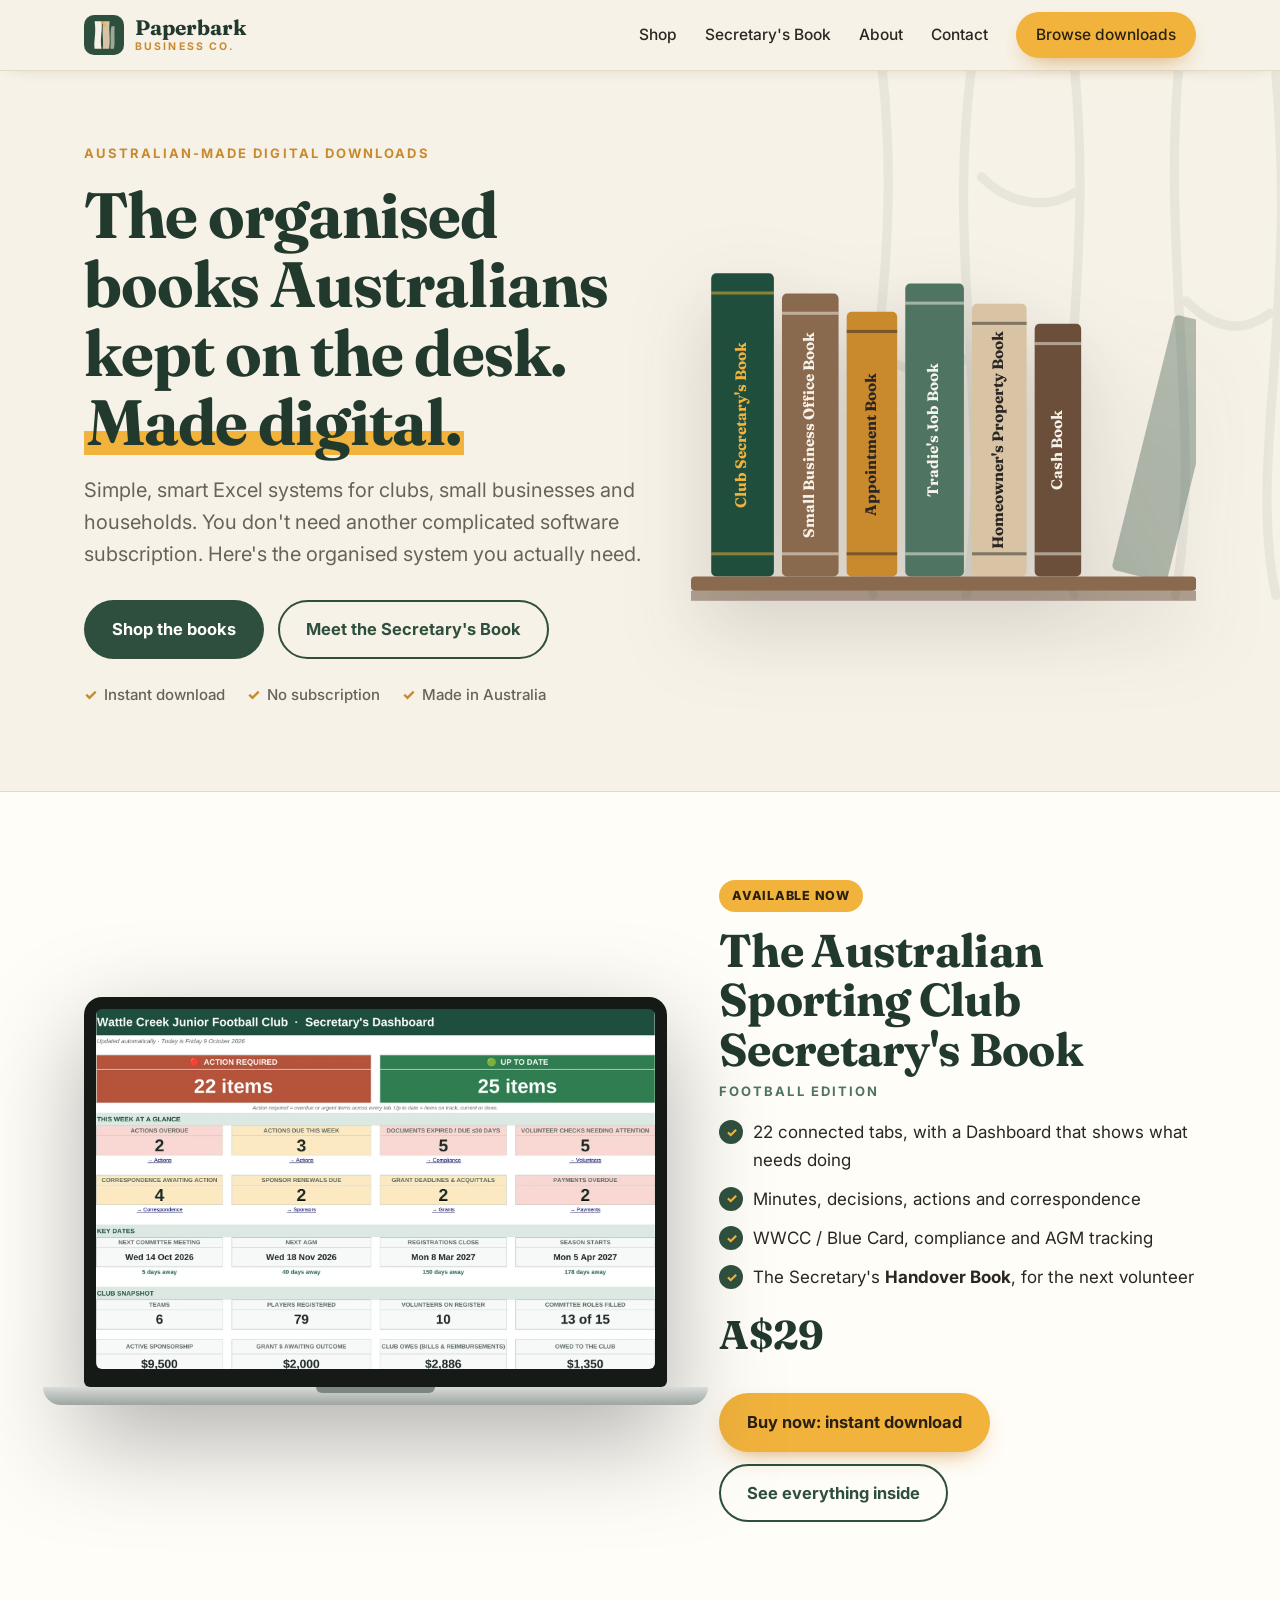
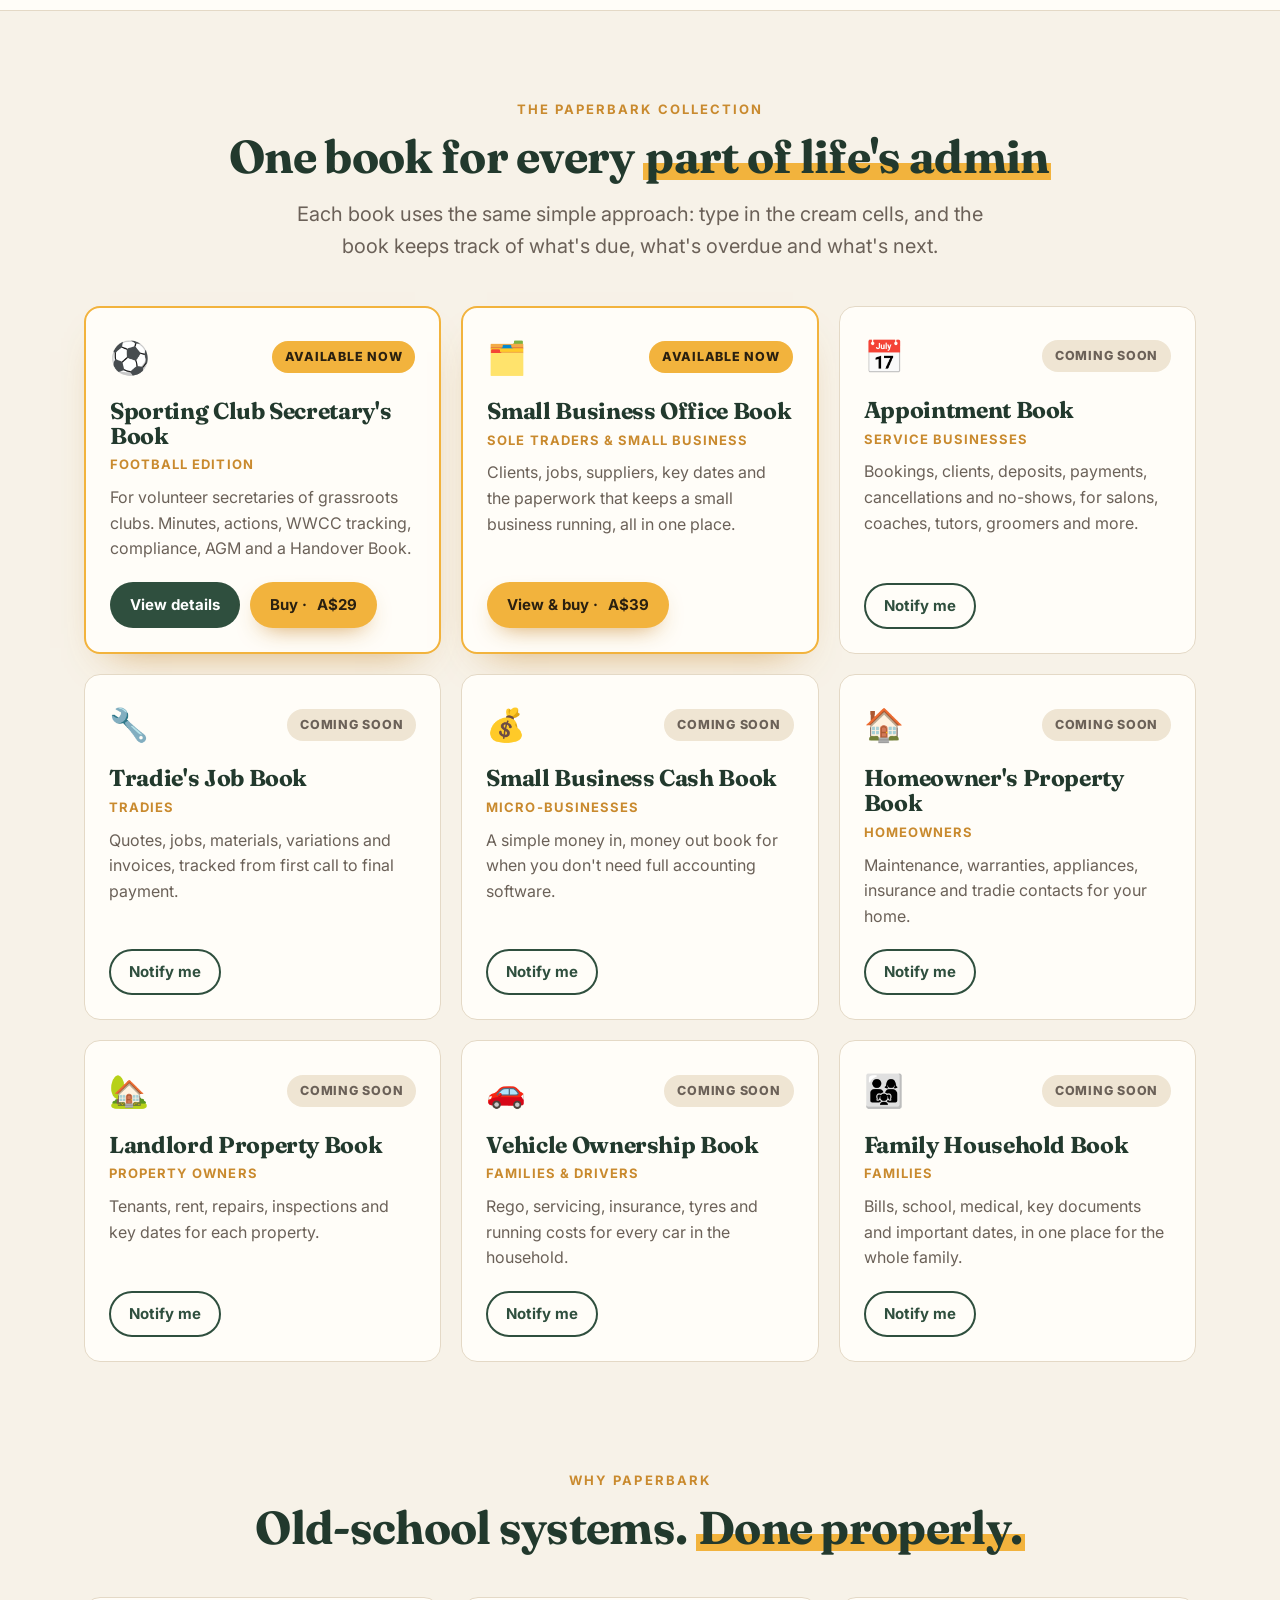
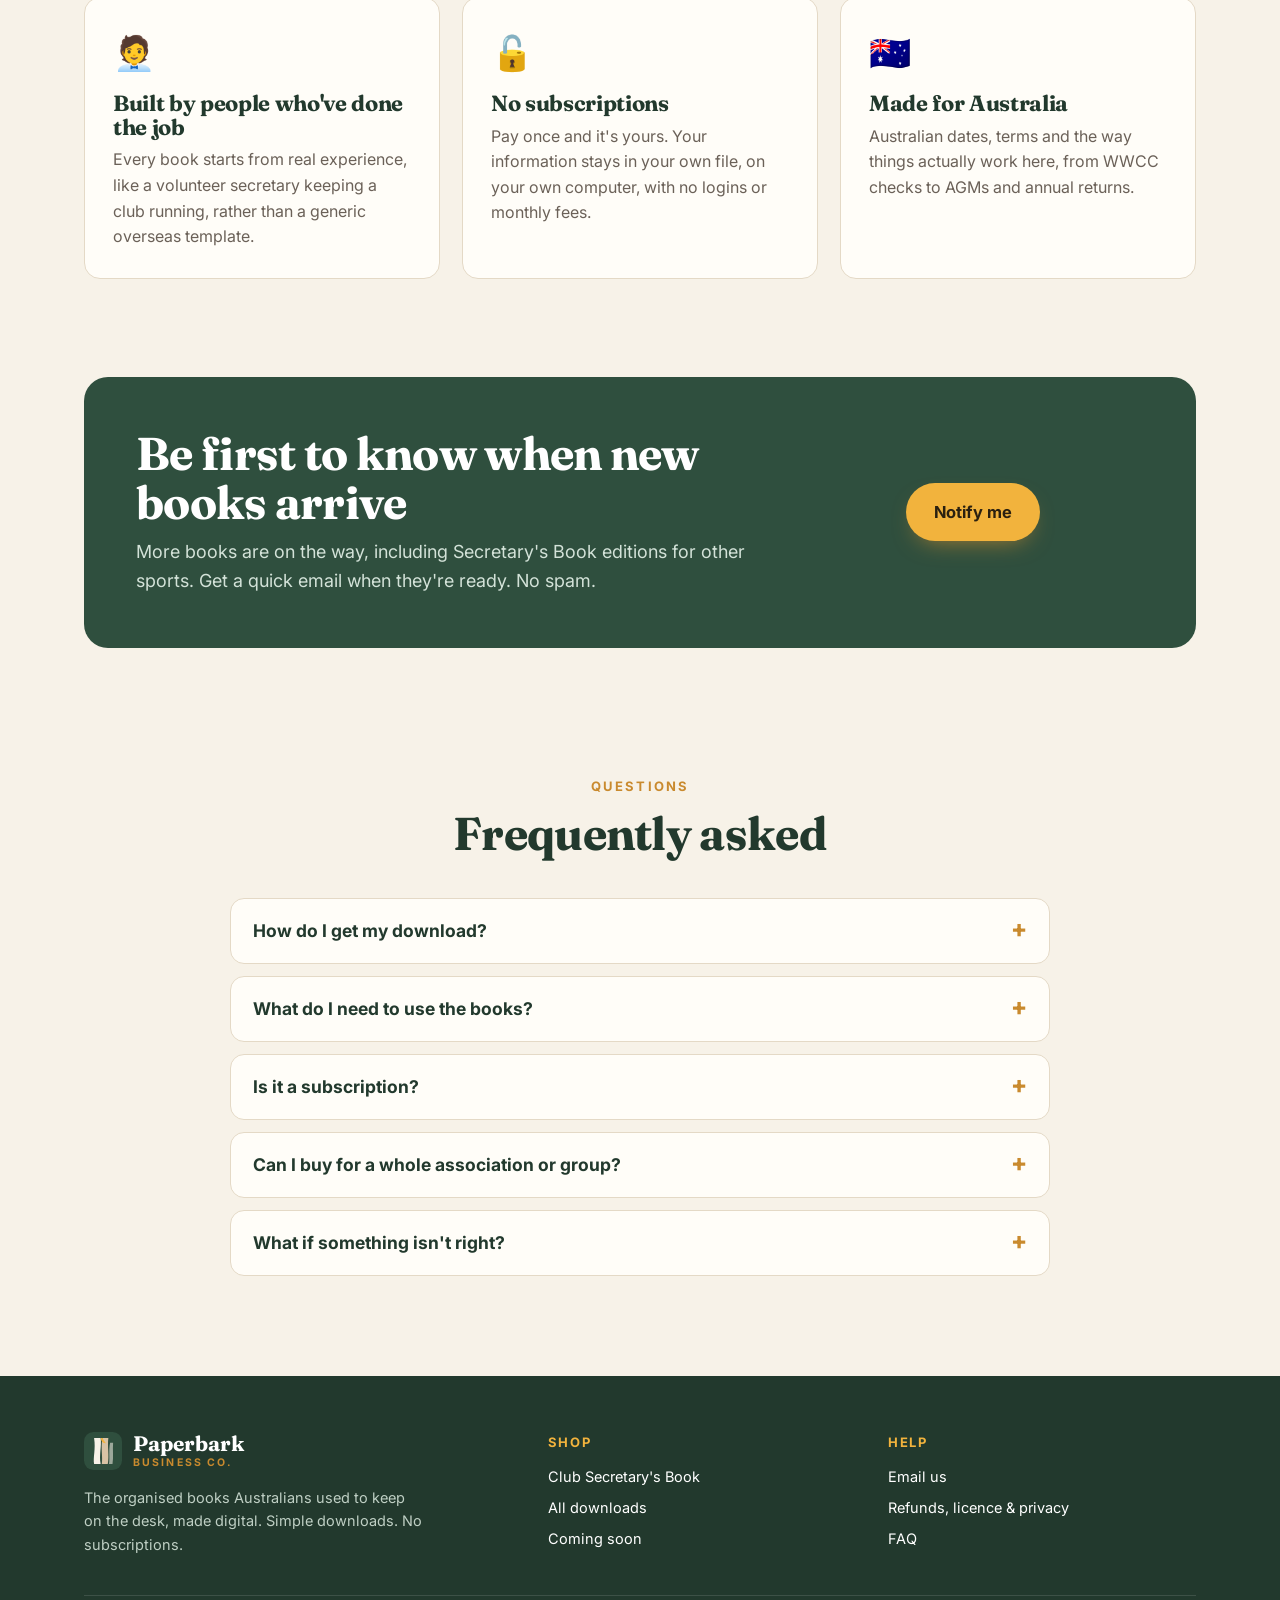
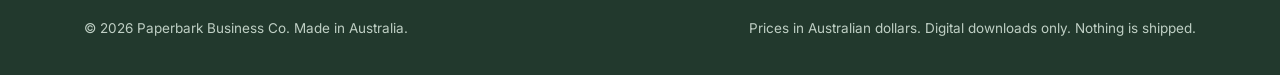
<file: index.html>
<!doctype html>
<html lang="en-AU">
<head>
<meta charset="utf-8">
<meta name="viewport" content="width=device-width, initial-scale=1">
<title>Paperbark Business Co · Australian-made digital downloads</title>
<meta name="description" content="Simple, smart Excel systems for Australian clubs, small businesses and households. The organised books people used to keep on the desk, made digital. No subscriptions.">
<meta property="og:title" content="Paperbark Business Co · Australian-made digital downloads">
<meta property="og:description" content="Simple, smart Excel systems for Australian clubs, small businesses and households. The organised books people used to keep on the desk, made digital. No subscriptions.">
<meta property="og:image" content="./share.jpg">
<meta property="og:type" content="website">
<link rel="icon" href="data:image/svg+xml,<svg width='64' height='64' viewBox='0 0 64 64' aria-hidden='true'><rect width='64' height='64' rx='16' fill='%232F4F3E'/><path d='M17 54 C15 42 20 30 17 10 L28 10 C30 24 25 38 28 54 Z' fill='%23F7F2E8'/><path d='M30 54 C32 42 28 28 31 10 L41 10 C39 24 43 40 40 54 Z' fill='%23D8C3A5'/><path d='M42 54 C44 44 41 30 44 18 L49 18 C48 30 50 42 48 54 Z' fill='%23F7F2E8' opacity='.55'/><path d='M28 10 C29 16 32 19 37 19 C34 15 32 12 31 10 Z' fill='%23F2B33D'/></svg>">
<link rel="preconnect" href="https://fonts.googleapis.com">
<link rel="preconnect" href="https://fonts.gstatic.com" crossorigin>
<link href="https://fonts.googleapis.com/css2?family=Fraunces:opsz,wght@9..144,600;9..144,700&family=Inter:wght@400;500;600;700;800&display=swap" rel="stylesheet">
<link rel="stylesheet" href="style.css">
<script src="config.js"></script>
</head>
<body>
<header class="site-header">
  <div class="wrap">
    <a class="brand" href="index.html"><svg width="40" height="40" viewBox="0 0 64 64" aria-hidden="true">
<rect width="64" height="64" rx="16" fill="#2F4F3E"/>
<path d="M17 54 C15 42 20 30 17 10 L28 10 C30 24 25 38 28 54 Z" fill="#F7F2E8"/>
<path d="M30 54 C32 42 28 28 31 10 L41 10 C39 24 43 40 40 54 Z" fill="#D8C3A5"/>
<path d="M42 54 C44 44 41 30 44 18 L49 18 C48 30 50 42 48 54 Z" fill="#F7F2E8" opacity=".55"/>
<path d="M28 10 C29 16 32 19 37 19 C34 15 32 12 31 10 Z" fill="#F2B33D"/>
</svg><span class="name">Paperbark<small>Business Co.</small></span></a>
    <button class="menu-toggle" aria-label="Menu" aria-expanded="false">☰</button>
    <nav class="site-nav">
      <a href="index.html#shop">Shop</a>
      <a href="secretarys-book.html">Secretary's Book</a>
      <a href="index.html#about">About</a>
      <a href="#contact" data-mail="Hello from your website">Contact</a>
      <a class="btn btn-gold btn-sm" href="index.html#shop">Browse downloads</a>
    </nav>
  </div>
</header>

<style>
.home-hero{padding:72px 0 84px;position:relative;overflow:hidden}
.home-hero .wrap{display:grid;grid-template-columns:1.05fr .95fr;gap:48px;align-items:center}
.home-hero h1{font-size:clamp(40px,5.4vw,64px);margin:16px 0 18px}
.home-hero .cta{display:flex;flex-wrap:wrap;gap:14px;margin-top:30px}
.trust{display:flex;flex-wrap:wrap;gap:8px 22px;margin-top:24px;font-size:15px;color:var(--muted);font-weight:500}
.trust span::before{content:"✓";color:var(--ochre);font-weight:800;margin-right:7px}
.shelf{width:100%;max-width:520px;margin-left:auto;filter:drop-shadow(0 30px 40px rgba(43,38,34,.18))}
.bark-bg{position:absolute;right:-120px;top:-80px;width:620px;opacity:.07;pointer-events:none}
@media (max-width:900px){.home-hero .wrap{grid-template-columns:1fr}.shelf{margin:0 auto}}
.featured{background:var(--card);border-top:1px solid var(--line);border-bottom:1px solid var(--line)}
.feat{display:grid;grid-template-columns:1.1fr .9fr;gap:52px;align-items:center}
.feat .price{font-family:var(--serif);font-size:40px;color:var(--euc-dark);font-weight:700}
.feat .btns{display:flex;flex-wrap:wrap;gap:12px;margin-top:26px}
.laptop{filter:drop-shadow(0 34px 50px rgba(0,0,0,.3))}
.laptop .screen{background:#151A17;border-radius:18px 18px 6px 6px;padding:12px 12px 18px}
.laptop .screen div{border-radius:6px;overflow:hidden;background:#fff;aspect-ratio:16/10.3}
.laptop .base{height:18px;margin:0 -7%;background:linear-gradient(#D7DBD9,#9EA5A1);border-radius:0 0 22px 22px;position:relative}
.laptop .base::after{content:"";position:absolute;left:50%;top:0;width:18%;margin-left:-9%;height:6px;background:#7F8783;border-radius:0 0 6px 6px}
@media (max-width:900px){.feat{grid-template-columns:1fr}}
.shop-grid{display:grid;grid-template-columns:repeat(3,1fr);gap:20px;margin-top:44px;text-align:left}
.pcard{background:var(--card);border:1.5px solid var(--line);border-radius:var(--radius);padding:24px;display:flex;flex-direction:column}
.pcard.ready{border:2px solid var(--gold);box-shadow:0 20px 40px -26px rgba(201,138,46,.8)}
.ptop{display:flex;justify-content:space-between;align-items:center}
.picon{font-size:32px}
.pcard h3{margin-top:16px;font-size:23px}
.pwho{font-size:13px;font-weight:700;letter-spacing:.08em;text-transform:uppercase;color:var(--ochre);margin-top:6px}
.pcard p{color:var(--muted);margin-top:10px;flex:1}
.pbtns{display:flex;flex-wrap:wrap;gap:10px;margin-top:20px}
@media (max-width:980px){.shop-grid{grid-template-columns:repeat(2,1fr)}}
@media (max-width:620px){.shop-grid{grid-template-columns:1fr}}
.why .card .ic{font-size:34px}
.why .card h3{margin:12px 0 8px}
</style>
<section class="home-hero">
  <svg class="bark-bg" viewBox="0 0 400 400" aria-hidden="true" fill="none" stroke="#2F4F3E" stroke-width="6" stroke-linecap="round">
<path d="M60 390 C40 280 90 180 60 10"/><path d="M120 390 C140 270 100 160 130 10"/><path d="M190 390 C170 290 210 170 185 10"/>
<path d="M255 390 C275 280 240 150 262 10"/><path d="M320 390 C300 300 340 190 315 10"/><path d="M130 120 C150 140 175 140 190 130"/>
<path d="M60 230 C80 250 105 248 122 236"/><path d="M262 200 C282 220 300 220 316 208"/></svg>
  <div class="wrap">
    <div>
      <div class="eyebrow">Australian-made digital downloads</div>
      <h1>The organised books Australians kept on the desk. <span class="hl">Made digital.</span></h1>
      <p class="lead">Simple, smart Excel systems for clubs, small businesses and households. You don't need another complicated software subscription. Here's the organised system you actually need.</p>
      <div class="cta">
        <a class="btn btn-euc" href="#shop">Shop the books</a>
        <a class="btn btn-outline" href="secretarys-book.html">Meet the Secretary's Book</a>
      </div>
      <div class="trust"><span>Instant download</span><span>No subscription</span><span>Made in Australia</span></div>
    </div>
    <svg viewBox="0 0 500 360" class="shelf" role="img" aria-label="A shelf of Paperbark books"><g><rect x="20" y="30" width="62" height="300" rx="5" fill="#1F4E3D"/><rect x="20" y="48" width="62" height="3" fill="#F2B33D" opacity=".5"/><rect x="20" y="306" width="62" height="3" fill="#F2B33D" opacity=".5"/><text x="51.0" y="180.0" fill="#F2B33D" font-family="Fraunces,Georgia,serif" font-weight="700" font-size="15" text-anchor="middle" dominant-baseline="middle" transform="rotate(-90 51.0 180.0)">Club Secretary&#39;s Book</text></g><g><rect x="90" y="50" width="56" height="280" rx="5" fill="#8A6A4F"/><rect x="90" y="68" width="56" height="3" fill="#F7F2E8" opacity=".5"/><rect x="90" y="306" width="56" height="3" fill="#F7F2E8" opacity=".5"/><text x="118.0" y="190.0" fill="#F7F2E8" font-family="Fraunces,Georgia,serif" font-weight="700" font-size="15" text-anchor="middle" dominant-baseline="middle" transform="rotate(-90 118.0 190.0)">Small Business Office Book</text></g><g><rect x="154" y="68" width="50" height="262" rx="5" fill="#C98A2E"/><rect x="154" y="86" width="50" height="3" fill="#2B2622" opacity=".5"/><rect x="154" y="306" width="50" height="3" fill="#2B2622" opacity=".5"/><text x="179.0" y="199.0" fill="#2B2622" font-family="Fraunces,Georgia,serif" font-weight="700" font-size="15" text-anchor="middle" dominant-baseline="middle" transform="rotate(-90 179.0 199.0)">Appointment Book</text></g><g><rect x="212" y="40" width="58" height="290" rx="5" fill="#4F7461"/><rect x="212" y="58" width="58" height="3" fill="#F7F2E8" opacity=".5"/><rect x="212" y="306" width="58" height="3" fill="#F7F2E8" opacity=".5"/><text x="241.0" y="185.0" fill="#F7F2E8" font-family="Fraunces,Georgia,serif" font-weight="700" font-size="15" text-anchor="middle" dominant-baseline="middle" transform="rotate(-90 241.0 185.0)">Tradie&#39;s Job Book</text></g><g><rect x="278" y="60" width="54" height="270" rx="5" fill="#D8C3A5"/><rect x="278" y="78" width="54" height="3" fill="#2B2622" opacity=".5"/><rect x="278" y="306" width="54" height="3" fill="#2B2622" opacity=".5"/><text x="305.0" y="195.0" fill="#2B2622" font-family="Fraunces,Georgia,serif" font-weight="700" font-size="15" text-anchor="middle" dominant-baseline="middle" transform="rotate(-90 305.0 195.0)">Homeowner&#39;s Property Book</text></g><g><rect x="340" y="80" width="46" height="250" rx="5" fill="#6B4F3A"/><rect x="340" y="98" width="46" height="3" fill="#F7F2E8" opacity=".5"/><rect x="340" y="306" width="46" height="3" fill="#F7F2E8" opacity=".5"/><text x="363.0" y="205.0" fill="#F7F2E8" font-family="Fraunces,Georgia,serif" font-weight="700" font-size="15" text-anchor="middle" dominant-baseline="middle" transform="rotate(-90 363.0 205.0)">Cash Book</text></g><g transform="rotate(14 445 330)"><rect x="415" y="70" width="56" height="260" rx="5" fill="#2F4F3E" opacity=".35"/></g><rect x="0" y="330" width="500" height="14" rx="4" fill="#8A6A4F"/><rect x="0" y="344" width="500" height="10" fill="#6B4F3A" opacity=".5"/></svg>
  </div>
</section>

<section class="featured">
  <div class="wrap feat">
    <div class="laptop">
      <div class="screen"><div><img src="./dashboard-top.webp" alt="The Club Secretary's Book Dashboard" width="1600" height="1077"></div></div>
      <div class="base"></div>
    </div>
    <div>
      <span class="pill">Available now</span>
      <h2 style="margin:14px 0 6px">The Australian Sporting Club Secretary's Book</h2>
      <div class="eyebrow" style="color:var(--euc-2)">Football Edition</div>
      <ul class="ticks">
        <li>22 connected tabs, with a Dashboard that shows what needs doing</li>
        <li>Minutes, decisions, actions and correspondence</li>
        <li>WWCC / Blue Card, compliance and AGM tracking</li>
        <li>The Secretary's <strong>Handover Book</strong>, for the next volunteer</li>
      </ul>
      <div class="price" data-price="secretarys-book">A$29</div>
      <div class="btns">
        <a class="btn btn-gold" href="#" data-buy="secretarys-book">Buy now: instant download</a>
        <a class="btn btn-outline" href="secretarys-book.html">See everything inside</a>
      </div>
    </div>
  </div>
</section>

<section id="shop">
  <div class="wrap center">
    <div class="eyebrow">The Paperbark collection</div>
    <h2 style="margin-top:12px">One book for every <span class="hl">part of life's admin</span></h2>
    <p class="lead" style="max-width:700px;margin:16px auto 0">Each book uses the same simple approach: type in the cream cells, and the book keeps track of what's due, what's overdue and what's next.</p>
    <div class="shop-grid">
      <article class="pcard ready">
  <div class="ptop"><span class="picon">⚽</span><span class="pill">Available now</span></div>
  <h3>Sporting Club Secretary's Book</h3><div class="pwho">Football Edition</div>
  <p>For volunteer secretaries of grassroots clubs. Minutes, actions, WWCC tracking, compliance, AGM and a Handover Book.</p><div class="pbtns"><a class="btn btn-euc btn-sm" href="secretarys-book.html">View details</a><a class="btn btn-gold btn-sm" href="#" data-buy="secretarys-book">Buy · <span data-price="secretarys-book">A$29</span></a></div>
</article><article class="pcard ready">
  <div class="ptop"><span class="picon">🗂️</span><span class="pill">Available now</span></div>
  <h3>Small Business Office Book</h3><div class="pwho">Sole traders & small business</div>
  <p>Clients, jobs, suppliers, key dates and the paperwork that keeps a small business running, all in one place.</p><div class="pbtns"><a class="btn btn-gold btn-sm" href="#" data-buy="small-business-office-book">View &amp; buy · <span data-price="small-business-office-book">A$</span></a></div>
</article><article class="pcard">
  <div class="ptop"><span class="picon">📅</span><span class="pill soon">Coming soon</span></div>
  <h3>Appointment Book</h3><div class="pwho">Service businesses</div>
  <p>Bookings, clients, deposits, payments, cancellations and no-shows, for salons, coaches, tutors, groomers and more.</p><div class="pbtns"><a class="btn btn-outline btn-sm" href="#" data-notify="Appointment Book">Notify me</a></div>
</article><article class="pcard">
  <div class="ptop"><span class="picon">🔧</span><span class="pill soon">Coming soon</span></div>
  <h3>Tradie's Job Book</h3><div class="pwho">Tradies</div>
  <p>Quotes, jobs, materials, variations and invoices, tracked from first call to final payment.</p><div class="pbtns"><a class="btn btn-outline btn-sm" href="#" data-notify="Tradie's Job Book">Notify me</a></div>
</article><article class="pcard">
  <div class="ptop"><span class="picon">💰</span><span class="pill soon">Coming soon</span></div>
  <h3>Small Business Cash Book</h3><div class="pwho">Micro-businesses</div>
  <p>A simple money in, money out book for when you don't need full accounting software.</p><div class="pbtns"><a class="btn btn-outline btn-sm" href="#" data-notify="Small Business Cash Book">Notify me</a></div>
</article><article class="pcard">
  <div class="ptop"><span class="picon">🏠</span><span class="pill soon">Coming soon</span></div>
  <h3>Homeowner's Property Book</h3><div class="pwho">Homeowners</div>
  <p>Maintenance, warranties, appliances, insurance and tradie contacts for your home.</p><div class="pbtns"><a class="btn btn-outline btn-sm" href="#" data-notify="Homeowner's Property Book">Notify me</a></div>
</article><article class="pcard">
  <div class="ptop"><span class="picon">🏡</span><span class="pill soon">Coming soon</span></div>
  <h3>Landlord Property Book</h3><div class="pwho">Property owners</div>
  <p>Tenants, rent, repairs, inspections and key dates for each property.</p><div class="pbtns"><a class="btn btn-outline btn-sm" href="#" data-notify="Landlord Property Book">Notify me</a></div>
</article><article class="pcard">
  <div class="ptop"><span class="picon">🚗</span><span class="pill soon">Coming soon</span></div>
  <h3>Vehicle Ownership Book</h3><div class="pwho">Families & drivers</div>
  <p>Rego, servicing, insurance, tyres and running costs for every car in the household.</p><div class="pbtns"><a class="btn btn-outline btn-sm" href="#" data-notify="Vehicle Ownership Book">Notify me</a></div>
</article><article class="pcard">
  <div class="ptop"><span class="picon">👨‍👩‍👧</span><span class="pill soon">Coming soon</span></div>
  <h3>Family Household Book</h3><div class="pwho">Families</div>
  <p>Bills, school, medical, key documents and important dates, in one place for the whole family.</p><div class="pbtns"><a class="btn btn-outline btn-sm" href="#" data-notify="Family Household Book">Notify me</a></div>
</article>
    </div>
  </div>
</section>

<section class="why" id="about" style="padding-top:20px">
  <div class="wrap center">
    <div class="eyebrow">Why Paperbark</div>
    <h2 style="margin-top:12px">Old-school systems. <span class="hl">Done properly.</span></h2>
    <div class="grid-3" style="margin-top:44px;text-align:left">
      <div class="card"><div class="ic">🧑‍💼</div><h3>Built by people who've done the job</h3><p>Every book starts from real experience, like a volunteer secretary keeping a club running, rather than a generic overseas template.</p></div>
      <div class="card"><div class="ic">🔓</div><h3>No subscriptions</h3><p>Pay once and it's yours. Your information stays in your own file, on your own computer, with no logins or monthly fees.</p></div>
      <div class="card"><div class="ic">🇦🇺</div><h3>Made for Australia</h3><p>Australian dates, terms and the way things actually work here, from WWCC checks to AGMs and annual returns.</p></div>
    </div>
  </div>
</section>

<section style="padding-top:10px">
  <div class="wrap">
    <div class="signup">
      <div>
        <h2>Be first to know when new books arrive</h2>
        <p>More books are on the way, including Secretary's Book editions for other sports. Get a quick email when they're ready. No spam.</p>
      </div>
      <div class="act"><a class="btn btn-gold" href="#" data-notify="next Paperbark book">Notify me</a></div>
    </div>
  </div>
</section>

<section id="faq" style="padding-top:40px">
  <div class="wrap center">
    <div class="eyebrow">Questions</div>
    <h2 style="margin-top:12px">Frequently asked</h2>
    <div class="faq">
      <details><summary>How do I get my download?</summary><p>Straight after payment you'll get a download link on screen and by email. Checkout is handled securely by Payhip.</p></details>
      <details><summary>What do I need to use the books?</summary><p>Microsoft Excel on Windows or Mac. Each book is designed and tested for Excel.</p></details>
      <details><summary>Is it a subscription?</summary><p>No. You pay once and the file is yours to keep and use.</p></details>
      <details><summary>Can I buy for a whole association or group?</summary><p>Yes. We offer licences so an association, council or network can share a book with all its clubs or members. <a href="#" data-mail="Licence enquiry">Email us</a> to talk about it.</p></details>
      <details><summary>What if something isn't right?</summary><p>Email us and we'll help. If a file is faulty or not as described, we'll fix it or refund you. See <a href="policies.html">refunds, licence &amp; privacy</a>.</p></details>
    </div>
  </div>
</section>

<footer class="site-footer" id="contact">
  <div class="wrap">
    <div class="cols">
      <div>
        <a class="brand" href="index.html"><svg width="38" height="38" viewBox="0 0 64 64" aria-hidden="true">
<rect width="64" height="64" rx="16" fill="#2F4F3E"/>
<path d="M17 54 C15 42 20 30 17 10 L28 10 C30 24 25 38 28 54 Z" fill="#F7F2E8"/>
<path d="M30 54 C32 42 28 28 31 10 L41 10 C39 24 43 40 40 54 Z" fill="#D8C3A5"/>
<path d="M42 54 C44 44 41 30 44 18 L49 18 C48 30 50 42 48 54 Z" fill="#F7F2E8" opacity=".55"/>
<path d="M28 10 C29 16 32 19 37 19 C34 15 32 12 31 10 Z" fill="#F2B33D"/>
</svg><span class="name">Paperbark<small>Business Co.</small></span></a>
        <p style="margin-top:16px;max-width:340px">The organised books Australians used to keep on the desk, made digital. Simple downloads. No subscriptions.</p>
      </div>
      <div>
        <h4>Shop</h4>
        <ul><li><a href="secretarys-book.html">Club Secretary's Book</a></li><li><a href="index.html#shop">All downloads</a></li><li><a href="index.html#shop">Coming soon</a></li></ul>
      </div>
      <div>
        <h4>Help</h4>
        <ul><li><a href="#" data-mail="Question from your website">Email us</a></li><li><a href="policies.html">Refunds, licence &amp; privacy</a></li><li><a href="index.html#faq">FAQ</a></li></ul>
      </div>
    </div>
    <div class="legal"><span>© <span id="yr">2026</span> Paperbark Business Co. Made in Australia.</span><span>Prices in Australian dollars. Digital downloads only. Nothing is shipped.</span></div>
  </div>
</footer>
<style>
#notify-dialog{margin:auto;border:0;border-radius:20px;padding:0;max-width:440px;width:calc(100% - 32px);box-shadow:0 40px 80px -20px rgba(0,0,0,.5);background:#FFFDF8;color:#2B2622}
#notify-dialog::backdrop{background:rgba(34,57,45,.55)}
#notify-dialog .nd{padding:32px 30px 28px;position:relative}
#notify-dialog h3{font-family:var(--serif);font-size:26px;color:#22392D;margin:6px 0 8px;line-height:1.15}
#notify-dialog p{color:#6B6158;font-size:15.5px}
#notify-dialog label{display:block;font-weight:700;font-size:14px;margin:16px 0 6px}
#notify-dialog input[type=email],#notify-dialog input[type=text]{width:100%;font:inherit;font-size:16px;padding:12px 14px;border:1.5px solid #E4D9C6;border-radius:12px;background:#fff}
#notify-dialog input:focus{outline:3px solid #F2B33D;outline-offset:1px}
#notify-dialog .btn{width:100%;margin-top:18px}
#notify-dialog .x{position:absolute;right:14px;top:10px;background:none;border:0;font-size:28px;color:#6B6158;cursor:pointer;line-height:1}
#notify-dialog .fine{font-size:12.5px;margin-top:12px;text-align:center}
.hp{position:absolute;left:-9999px}
</style>
<dialog id="notify-dialog" aria-label="Get notified">
  <div class="nd">
    <button type="button" class="x" data-close aria-label="Close">×</button>
    <div class="eyebrow">Coming soon</div>
    <h3>Be first to know about the <span class="nd-product">new books</span></h3>
    <p>Pop in your email and we'll let you know as soon as it's ready. No spam, ever.</p>
    <form name="notify" method="POST" action="thanks.html" data-netlify="true" netlify-honeypot="bot-field">
      <input type="hidden" name="form-name" value="notify">
      <input type="hidden" name="product" value="">
      <p class="hp"><label>Don't fill this out: <input name="bot-field"></label></p>
      <label for="nd-name">First name <span style="font-weight:400;color:#6B6158">(optional)</span></label>
      <input id="nd-name" type="text" name="name" autocomplete="given-name">
      <label for="nd-email">Email</label>
      <input id="nd-email" type="email" name="email" required autocomplete="email" placeholder="you@example.com">
      <button class="btn btn-gold" type="submit">Notify me</button>
      <p class="fine">We'll only email you about Paperbark books. <a href="policies.html">Privacy</a></p>
    </form>
  </div>
</dialog>
<script src="notify.js"></script>
</body>
</html>
</file>
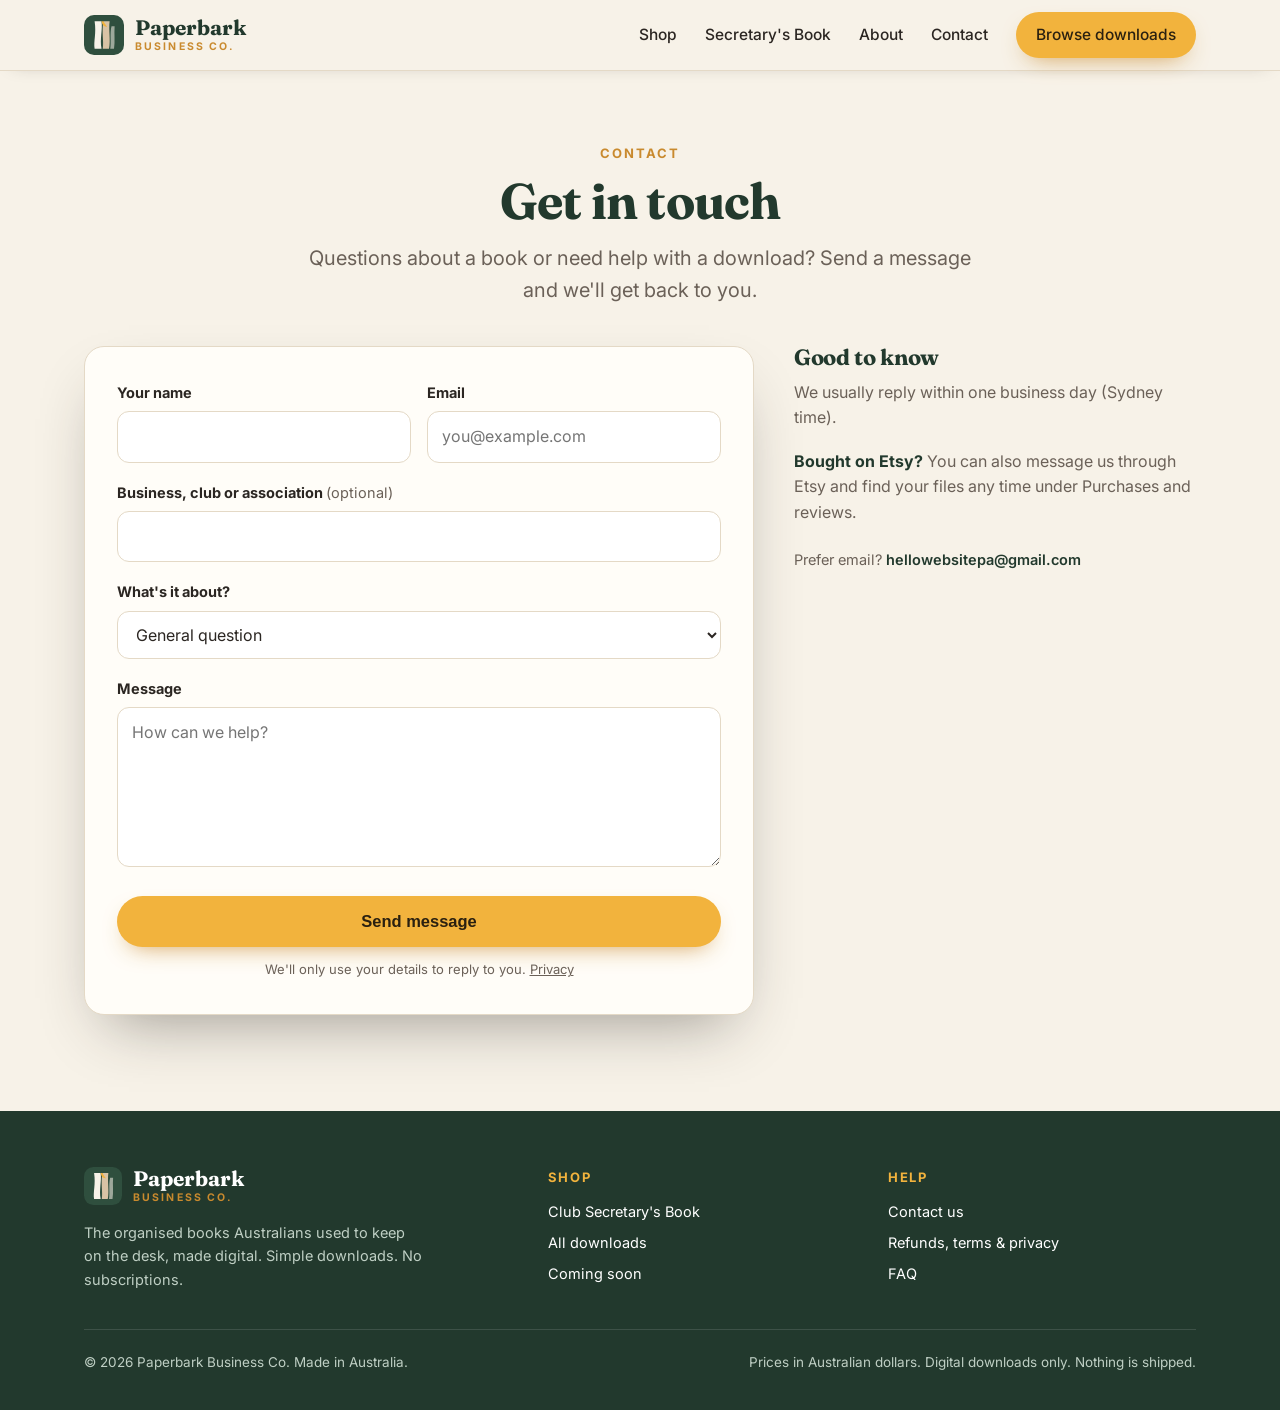
<file: contact.html>
<!doctype html>
<html lang="en-AU">
<head>
<meta charset="utf-8">
<meta name="viewport" content="width=device-width, initial-scale=1">
<title>Contact · Paperbark Business Co</title>
<meta name="description" content="Contact Paperbark Business Co about our digital record books, orders and downloads.">
<meta property="og:title" content="Contact · Paperbark Business Co">
<meta property="og:description" content="Contact Paperbark Business Co about our digital record books, orders and downloads.">
<meta property="og:image" content="./share.jpg">
<meta property="og:type" content="website">
<link rel="icon" href="data:image/svg+xml,<svg width='64' height='64' viewBox='0 0 64 64' aria-hidden='true'><rect width='64' height='64' rx='16' fill='%232F4F3E'/><path d='M17 54 C15 42 20 30 17 10 L28 10 C30 24 25 38 28 54 Z' fill='%23F7F2E8'/><path d='M30 54 C32 42 28 28 31 10 L41 10 C39 24 43 40 40 54 Z' fill='%23D8C3A5'/><path d='M42 54 C44 44 41 30 44 18 L49 18 C48 30 50 42 48 54 Z' fill='%23F7F2E8' opacity='.55'/><path d='M28 10 C29 16 32 19 37 19 C34 15 32 12 31 10 Z' fill='%23F2B33D'/></svg>">
<link rel="preconnect" href="https://fonts.googleapis.com">
<link rel="preconnect" href="https://fonts.gstatic.com" crossorigin>
<link href="https://fonts.googleapis.com/css2?family=Fraunces:opsz,wght@9..144,600;9..144,700&family=Inter:wght@400;500;600;700;800&display=swap" rel="stylesheet">
<link rel="stylesheet" href="style.css">
<script src="config.js"></script>
<style>
.contact-grid{display:grid;grid-template-columns:1.25fr .75fr;gap:40px;align-items:start;margin-top:40px}
.cform{background:var(--card);border:1.5px solid var(--line);border-radius:20px;padding:34px 32px;box-shadow:var(--shadow)}
.cform label{display:block;font-weight:700;font-size:14.5px;margin:18px 0 7px;color:var(--ink)}
.cform .opt{font-weight:400;color:var(--muted)}
.cform input,.cform select,.cform textarea{width:100%;font:inherit;font-size:16px;padding:12px 14px;border:1.5px solid var(--line);border-radius:12px;background:#fff;color:var(--ink)}
.cform textarea{min-height:160px;resize:vertical}
.cform input:focus,.cform select:focus,.cform textarea:focus{outline:3px solid var(--gold);outline-offset:1px;border-color:var(--ochre)}
.cform .row2{display:grid;grid-template-columns:1fr 1fr;gap:16px}
.cform .row2 label{margin-top:0}
.cform .btn{width:100%;margin-top:22px}
.cform .fine{font-size:13px;color:var(--muted);margin-top:12px;text-align:center}
.side h3{font-size:22px;margin-bottom:10px}
.side p{color:var(--muted);margin-bottom:18px}
.side .note{background:var(--gold-soft);border-radius:14px;padding:18px 20px;margin-top:6px}
.side .note b{color:var(--euc-dark)}
.hp{position:absolute;left:-9999px}
@media (max-width:820px){.contact-grid{grid-template-columns:1fr}.cform{padding:26px 20px}.cform .row2{grid-template-columns:1fr;gap:0}.cform .row2 div+div label{margin-top:18px}}
</style>
</head>
<body>
<header class="site-header">
  <div class="wrap">
    <a class="brand" href="index.html"><svg width="40" height="40" viewBox="0 0 64 64" aria-hidden="true">
<rect width="64" height="64" rx="16" fill="#2F4F3E"/>
<path d="M17 54 C15 42 20 30 17 10 L28 10 C30 24 25 38 28 54 Z" fill="#F7F2E8"/>
<path d="M30 54 C32 42 28 28 31 10 L41 10 C39 24 43 40 40 54 Z" fill="#D8C3A5"/>
<path d="M42 54 C44 44 41 30 44 18 L49 18 C48 30 50 42 48 54 Z" fill="#F7F2E8" opacity=".55"/>
<path d="M28 10 C29 16 32 19 37 19 C34 15 32 12 31 10 Z" fill="#F2B33D"/>
</svg><span class="name">Paperbark<small>Business Co.</small></span></a>
    <button class="menu-toggle" aria-label="Menu" aria-expanded="false">☰</button>
    <nav class="site-nav">
      <a href="index.html#shop">Shop</a>
      <a href="secretarys-book.html">Secretary's Book</a>
      <a href="index.html#about">About</a>
      <a href="contact.html" data-mail="Hello from your website">Contact</a>
      <a class="btn btn-gold btn-sm" href="index.html#shop">Browse downloads</a>
    </nav>
  </div>
</header>

<section style="padding:72px 0 96px">
  <div class="wrap">
    <div class="center" style="max-width:680px;margin:0 auto">
      <div class="eyebrow">Contact</div>
      <h1 style="font-size:clamp(34px,5vw,50px);margin-top:10px">Get in touch</h1>
      <p class="lead" style="margin-top:14px">Questions about a book or need help with a download? Send a message and we'll get back to you.</p>
    </div>
    <div class="contact-grid">
      <form class="cform" name="contact" method="POST" action="message-sent.html" data-netlify="true" netlify-honeypot="bot-field">
        <input type="hidden" name="form-name" value="contact">
        <input type="hidden" name="subject" id="c-subject" value="">
        <p class="hp"><label>Don't fill this out: <input name="bot-field"></label></p>
        <div class="row2">
          <div><label for="c-name">Your name</label><input id="c-name" type="text" name="name" required autocomplete="name"></div>
          <div><label for="c-email">Email</label><input id="c-email" type="email" name="email" required autocomplete="email" placeholder="you@example.com"></div>
        </div>
        <label for="c-org">Business, club or association <span class="opt">(optional)</span></label>
        <input id="c-org" type="text" name="organisation" autocomplete="organization">
        <label for="c-topic">What's it about?</label>
        <select id="c-topic" name="topic" required>
          <option value="General question">General question</option>
          <option value="Help with an order or download">Help with an order or download</option>
          <option value="Product idea or feedback">Product idea or feedback</option>
          <option value="Something else">Something else</option>
        </select>
        <label for="c-msg">Message</label>
        <textarea id="c-msg" name="message" required placeholder="How can we help?"></textarea>
        <button class="btn btn-gold" type="submit">Send message</button>
        <p class="fine">We'll only use your details to reply to you. <a href="policies.html">Privacy</a></p>
      </form>
      <aside class="side">
        <h3>Good to know</h3>
        <p>We usually reply within one business day (Sydney time).</p>
        <p><b style="color:var(--euc-dark)">Bought on Etsy?</b> You can also message us through Etsy and find your files any time under Purchases and reviews.</p>
        <p style="margin-top:22px;font-size:14.5px">Prefer email? <span id="c-mail" style="font-weight:600;color:var(--euc-dark)"></span></p>
      </aside>
    </div>
  </div>
</section>
<footer class="site-footer" id="contact">
  <div class="wrap">
    <div class="cols">
      <div>
        <a class="brand" href="index.html"><svg width="38" height="38" viewBox="0 0 64 64" aria-hidden="true">
<rect width="64" height="64" rx="16" fill="#2F4F3E"/>
<path d="M17 54 C15 42 20 30 17 10 L28 10 C30 24 25 38 28 54 Z" fill="#F7F2E8"/>
<path d="M30 54 C32 42 28 28 31 10 L41 10 C39 24 43 40 40 54 Z" fill="#D8C3A5"/>
<path d="M42 54 C44 44 41 30 44 18 L49 18 C48 30 50 42 48 54 Z" fill="#F7F2E8" opacity=".55"/>
<path d="M28 10 C29 16 32 19 37 19 C34 15 32 12 31 10 Z" fill="#F2B33D"/>
</svg><span class="name">Paperbark<small>Business Co.</small></span></a>
        <p style="margin-top:16px;max-width:340px">The organised books Australians used to keep on the desk, made digital. Simple downloads. No subscriptions.</p>
      </div>
      <div>
        <h4>Shop</h4>
        <ul><li><a href="secretarys-book.html">Club Secretary's Book</a></li><li><a href="index.html#shop">All downloads</a></li><li><a href="index.html#shop">Coming soon</a></li></ul>
      </div>
      <div>
        <h4>Help</h4>
        <ul><li><a href="contact.html" data-mail="Question from your website">Contact us</a></li><li><a href="policies.html">Refunds, terms &amp; privacy</a></li><li><a href="index.html#faq">FAQ</a></li></ul>
      </div>
    </div>
    <div class="legal"><span>© <span id="yr">2026</span> Paperbark Business Co. Made in Australia.</span><span>Prices in Australian dollars. Digital downloads only. Nothing is shipped.</span></div>
  </div>
</footer>
<script>
document.addEventListener("DOMContentLoaded", function () {
  var m = document.getElementById("c-mail"); if (m && window.PB) m.textContent = window.PB.email;
  var t = new URLSearchParams(location.search).get("topic");
  if (!t) return;
  document.getElementById("c-subject").value = t;
  var s = document.getElementById("c-topic"), l = t.toLowerCase();
  if (l.indexOf("order") > -1 || l.indexOf("download") > -1) s.value = "Help with an order or download";
  else if (l.indexOf("idea") > -1 || l.indexOf("feedback") > -1) s.value = "Product idea or feedback";
});
</script>
</body>
</html>
</file>
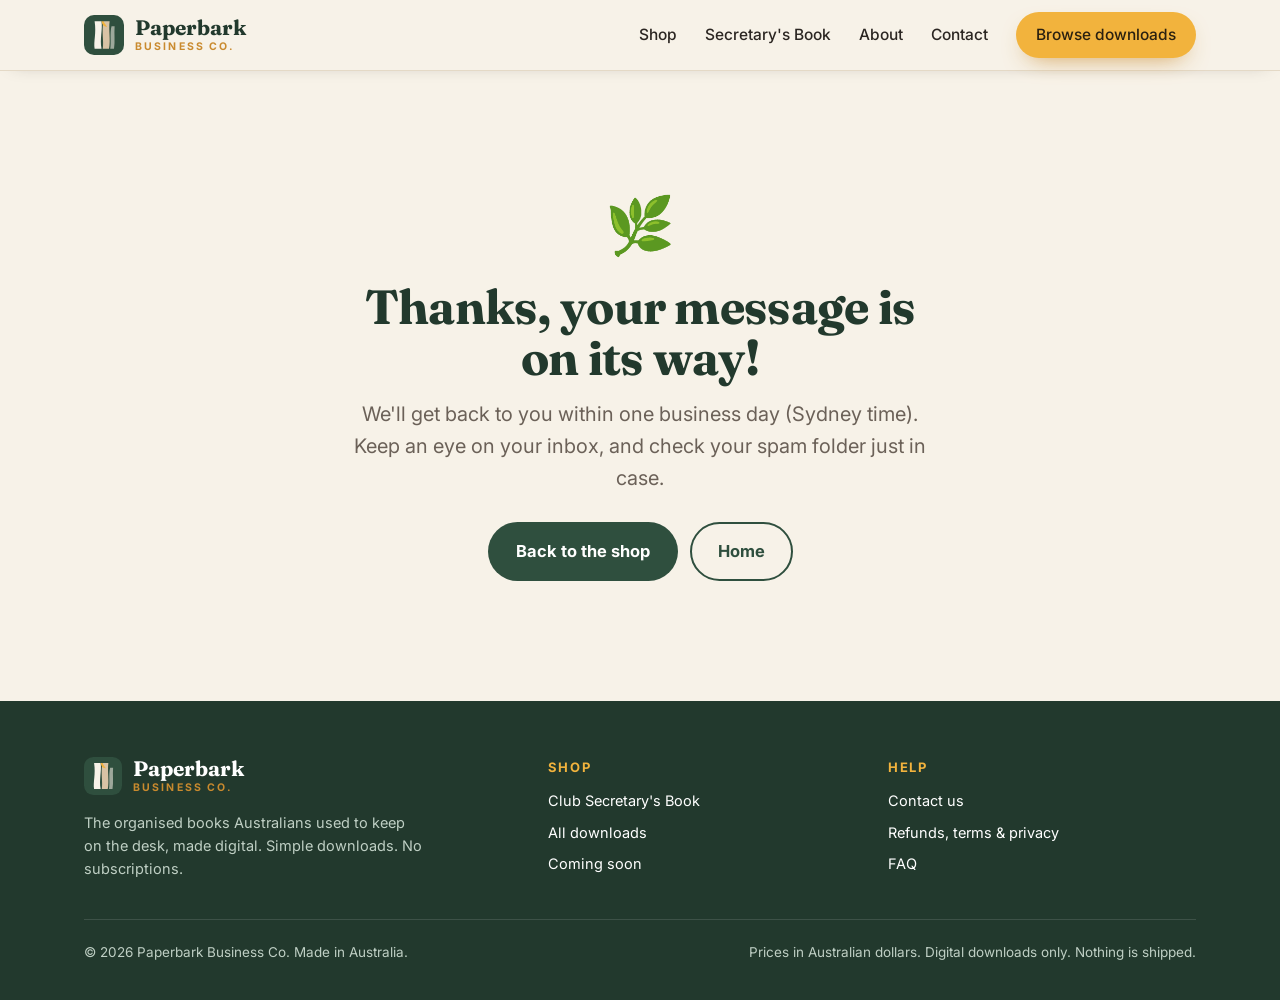
<file: message-sent.html>
<!doctype html>
<html lang="en-AU">
<head>
<meta charset="utf-8">
<meta name="viewport" content="width=device-width, initial-scale=1">
<title>Message sent · Paperbark Business Co</title>
<meta name="robots" content="noindex">
<meta name="description" content="Thanks for contacting Paperbark Business Co.">
<meta property="og:title" content="Message sent · Paperbark Business Co">
<meta property="og:description" content="Thanks for contacting Paperbark Business Co.">
<meta property="og:image" content="./share.jpg">
<meta property="og:type" content="website">
<link rel="icon" href="data:image/svg+xml,<svg width='64' height='64' viewBox='0 0 64 64' aria-hidden='true'><rect width='64' height='64' rx='16' fill='%232F4F3E'/><path d='M17 54 C15 42 20 30 17 10 L28 10 C30 24 25 38 28 54 Z' fill='%23F7F2E8'/><path d='M30 54 C32 42 28 28 31 10 L41 10 C39 24 43 40 40 54 Z' fill='%23D8C3A5'/><path d='M42 54 C44 44 41 30 44 18 L49 18 C48 30 50 42 48 54 Z' fill='%23F7F2E8' opacity='.55'/><path d='M28 10 C29 16 32 19 37 19 C34 15 32 12 31 10 Z' fill='%23F2B33D'/></svg>">
<link rel="preconnect" href="https://fonts.googleapis.com">
<link rel="preconnect" href="https://fonts.gstatic.com" crossorigin>
<link href="https://fonts.googleapis.com/css2?family=Fraunces:opsz,wght@9..144,600;9..144,700&family=Inter:wght@400;500;600;700;800&display=swap" rel="stylesheet">
<link rel="stylesheet" href="style.css">
<script src="config.js"></script>
</head>
<body>
<header class="site-header">
  <div class="wrap">
    <a class="brand" href="index.html"><svg width="40" height="40" viewBox="0 0 64 64" aria-hidden="true">
<rect width="64" height="64" rx="16" fill="#2F4F3E"/>
<path d="M17 54 C15 42 20 30 17 10 L28 10 C30 24 25 38 28 54 Z" fill="#F7F2E8"/>
<path d="M30 54 C32 42 28 28 31 10 L41 10 C39 24 43 40 40 54 Z" fill="#D8C3A5"/>
<path d="M42 54 C44 44 41 30 44 18 L49 18 C48 30 50 42 48 54 Z" fill="#F7F2E8" opacity=".55"/>
<path d="M28 10 C29 16 32 19 37 19 C34 15 32 12 31 10 Z" fill="#F2B33D"/>
</svg><span class="name">Paperbark<small>Business Co.</small></span></a>
    <button class="menu-toggle" aria-label="Menu" aria-expanded="false">☰</button>
    <nav class="site-nav">
      <a href="index.html#shop">Shop</a>
      <a href="secretarys-book.html">Secretary's Book</a>
      <a href="index.html#about">About</a>
      <a href="contact.html" data-mail="Hello from your website">Contact</a>
      <a class="btn btn-gold btn-sm" href="index.html#shop">Browse downloads</a>
    </nav>
  </div>
</header>

<section style="padding:110px 0 120px">
  <div class="wrap center" style="max-width:640px">
    <div style="font-size:56px">🌿</div>
    <h1 style="font-size:clamp(34px,5vw,48px);margin-top:10px">Thanks, your message is on its way!</h1>
    <p class="lead" style="margin-top:14px">We'll get back to you within one business day (Sydney time). Keep an eye on your inbox, and check your spam folder just in case.</p>
    <div style="display:flex;gap:12px;justify-content:center;flex-wrap:wrap;margin-top:28px">
      <a class="btn btn-euc" href="index.html#shop">Back to the shop</a>
      <a class="btn btn-outline" href="index.html">Home</a>
    </div>
  </div>
</section>
<footer class="site-footer" id="contact">
  <div class="wrap">
    <div class="cols">
      <div>
        <a class="brand" href="index.html"><svg width="38" height="38" viewBox="0 0 64 64" aria-hidden="true">
<rect width="64" height="64" rx="16" fill="#2F4F3E"/>
<path d="M17 54 C15 42 20 30 17 10 L28 10 C30 24 25 38 28 54 Z" fill="#F7F2E8"/>
<path d="M30 54 C32 42 28 28 31 10 L41 10 C39 24 43 40 40 54 Z" fill="#D8C3A5"/>
<path d="M42 54 C44 44 41 30 44 18 L49 18 C48 30 50 42 48 54 Z" fill="#F7F2E8" opacity=".55"/>
<path d="M28 10 C29 16 32 19 37 19 C34 15 32 12 31 10 Z" fill="#F2B33D"/>
</svg><span class="name">Paperbark<small>Business Co.</small></span></a>
        <p style="margin-top:16px;max-width:340px">The organised books Australians used to keep on the desk, made digital. Simple downloads. No subscriptions.</p>
      </div>
      <div>
        <h4>Shop</h4>
        <ul><li><a href="secretarys-book.html">Club Secretary's Book</a></li><li><a href="index.html#shop">All downloads</a></li><li><a href="index.html#shop">Coming soon</a></li></ul>
      </div>
      <div>
        <h4>Help</h4>
        <ul><li><a href="contact.html" data-mail="Question from your website">Contact us</a></li><li><a href="policies.html">Refunds, terms &amp; privacy</a></li><li><a href="index.html#faq">FAQ</a></li></ul>
      </div>
    </div>
    <div class="legal"><span>© <span id="yr">2026</span> Paperbark Business Co. Made in Australia.</span><span>Prices in Australian dollars. Digital downloads only. Nothing is shipped.</span></div>
  </div>
</footer>
</body>
</html>
</file>
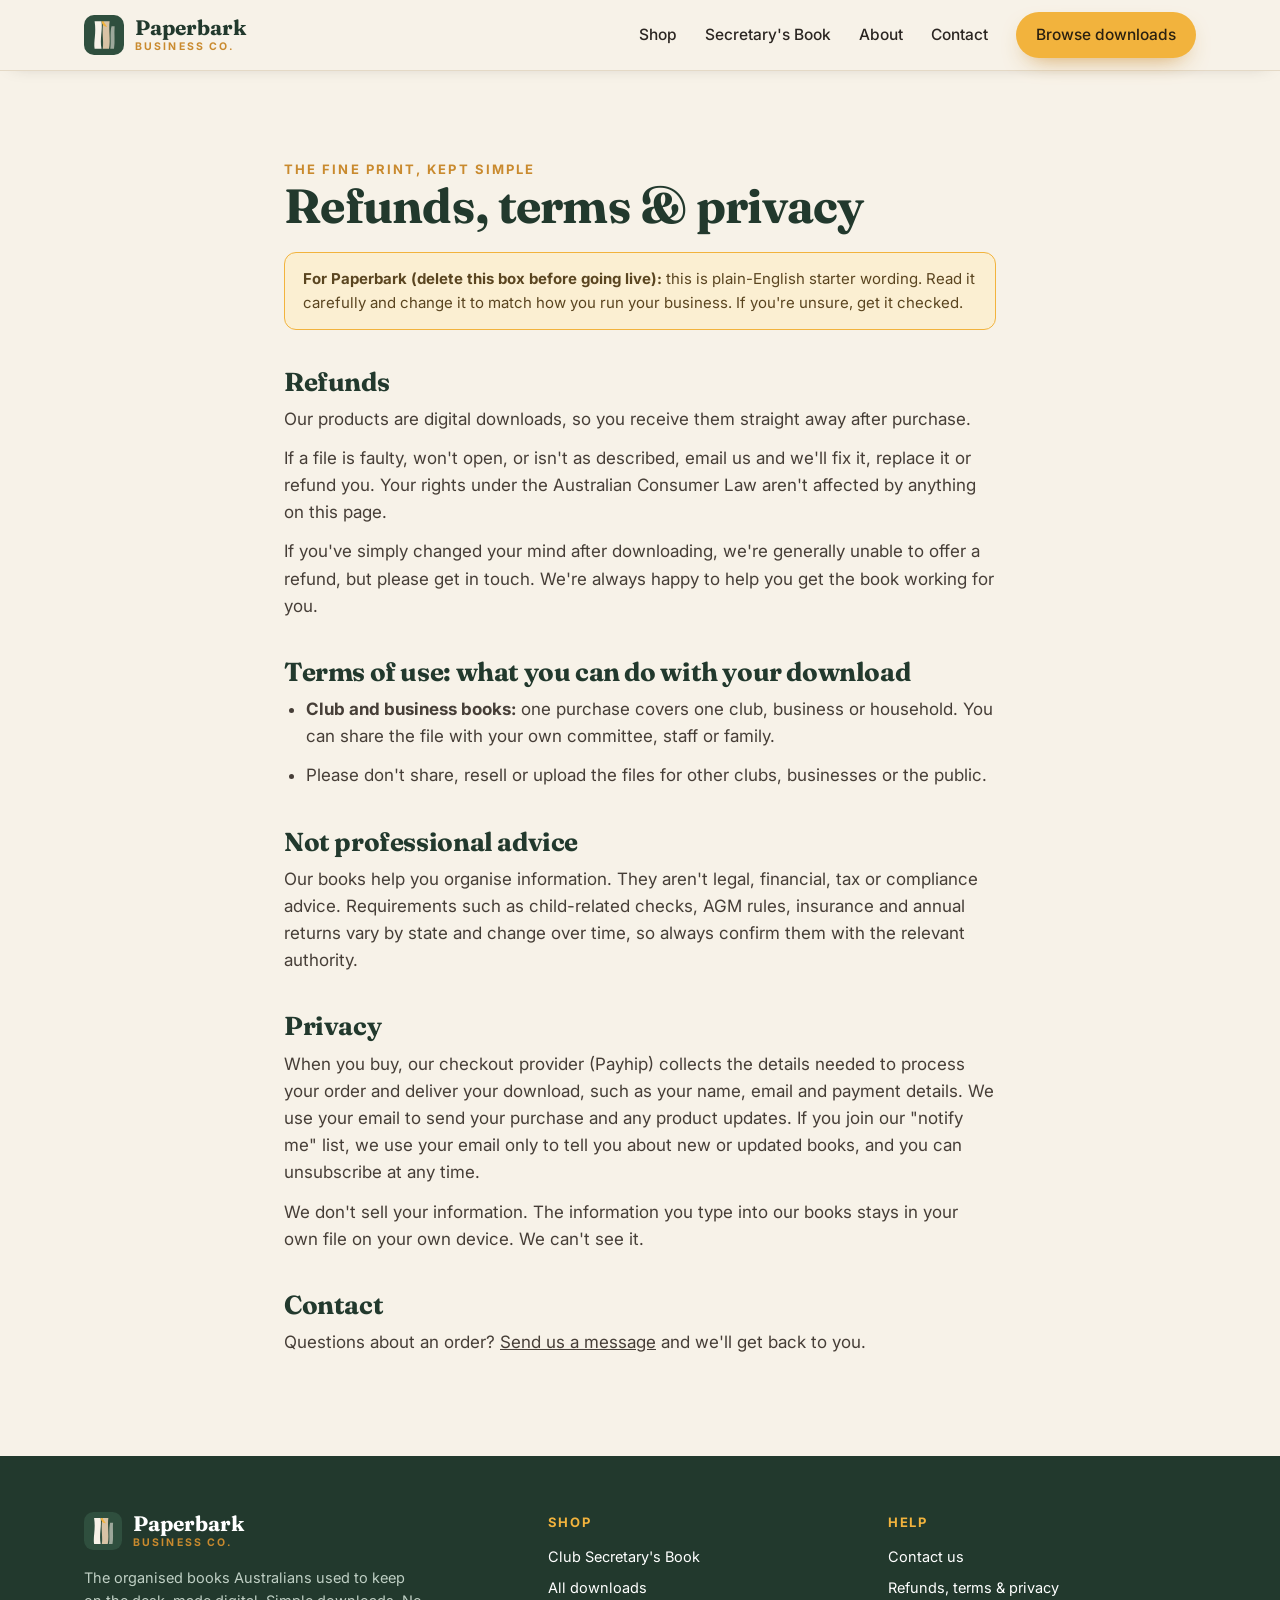
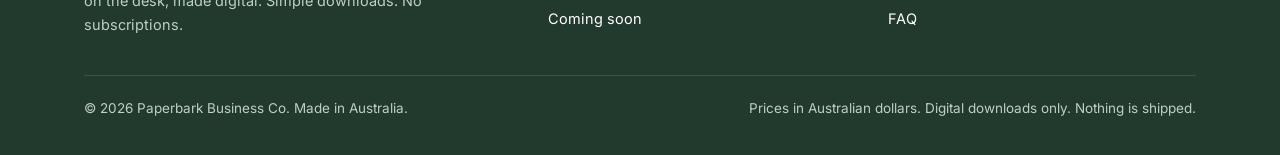
<file: policies.html>
<!doctype html>
<html lang="en-AU">
<head>
<meta charset="utf-8">
<meta name="viewport" content="width=device-width, initial-scale=1">
<title>Refunds, terms & privacy · Paperbark Business Co</title>
<meta name="description" content="Paperbark Business Co refund policy, terms of use and privacy information.">
<meta property="og:title" content="Refunds, terms & privacy · Paperbark Business Co">
<meta property="og:description" content="Paperbark Business Co refund policy, terms of use and privacy information.">
<meta property="og:image" content="./share.jpg">
<meta property="og:type" content="website">
<link rel="icon" href="data:image/svg+xml,<svg width='64' height='64' viewBox='0 0 64 64' aria-hidden='true'><rect width='64' height='64' rx='16' fill='%232F4F3E'/><path d='M17 54 C15 42 20 30 17 10 L28 10 C30 24 25 38 28 54 Z' fill='%23F7F2E8'/><path d='M30 54 C32 42 28 28 31 10 L41 10 C39 24 43 40 40 54 Z' fill='%23D8C3A5'/><path d='M42 54 C44 44 41 30 44 18 L49 18 C48 30 50 42 48 54 Z' fill='%23F7F2E8' opacity='.55'/><path d='M28 10 C29 16 32 19 37 19 C34 15 32 12 31 10 Z' fill='%23F2B33D'/></svg>">
<link rel="preconnect" href="https://fonts.googleapis.com">
<link rel="preconnect" href="https://fonts.gstatic.com" crossorigin>
<link href="https://fonts.googleapis.com/css2?family=Fraunces:opsz,wght@9..144,600;9..144,700&family=Inter:wght@400;500;600;700;800&display=swap" rel="stylesheet">
<link rel="stylesheet" href="style.css">
<script src="config.js"></script>
</head>
<body>
<header class="site-header">
  <div class="wrap">
    <a class="brand" href="index.html"><svg width="40" height="40" viewBox="0 0 64 64" aria-hidden="true">
<rect width="64" height="64" rx="16" fill="#2F4F3E"/>
<path d="M17 54 C15 42 20 30 17 10 L28 10 C30 24 25 38 28 54 Z" fill="#F7F2E8"/>
<path d="M30 54 C32 42 28 28 31 10 L41 10 C39 24 43 40 40 54 Z" fill="#D8C3A5"/>
<path d="M42 54 C44 44 41 30 44 18 L49 18 C48 30 50 42 48 54 Z" fill="#F7F2E8" opacity=".55"/>
<path d="M28 10 C29 16 32 19 37 19 C34 15 32 12 31 10 Z" fill="#F2B33D"/>
</svg><span class="name">Paperbark<small>Business Co.</small></span></a>
    <button class="menu-toggle" aria-label="Menu" aria-expanded="false">☰</button>
    <nav class="site-nav">
      <a href="index.html#shop">Shop</a>
      <a href="secretarys-book.html">Secretary's Book</a>
      <a href="index.html#about">About</a>
      <a href="contact.html" data-mail="Hello from your website">Contact</a>
      <a class="btn btn-gold btn-sm" href="index.html#shop">Browse downloads</a>
    </nav>
  </div>
</header>

<section>
  <div class="wrap prose">
    <div class="eyebrow">The fine print, kept simple</div>
    <h1>Refunds, terms &amp; privacy</h1>
    <div class="note"><strong>For Paperbark (delete this box before going live):</strong> this is plain-English starter wording. Read it carefully and change it to match how you run your business. If you're unsure, get it checked.</div>

    <h2>Refunds</h2>
    <p>Our products are digital downloads, so you receive them straight away after purchase.</p>
    <p>If a file is faulty, won't open, or isn't as described, email us and we'll fix it, replace it or refund you. Your rights under the Australian Consumer Law aren't affected by anything on this page.</p>
    <p>If you've simply changed your mind after downloading, we're generally unable to offer a refund, but please get in touch. We're always happy to help you get the book working for you.</p>

    <h2>Terms of use: what you can do with your download</h2>
    <ul>
      <li><strong>Club and business books:</strong> one purchase covers one club, business or household. You can share the file with your own committee, staff or family.</li>
      <li>Please don't share, resell or upload the files for other clubs, businesses or the public.</li>
    </ul>

    <h2>Not professional advice</h2>
    <p>Our books help you organise information. They aren't legal, financial, tax or compliance advice. Requirements such as child-related checks, AGM rules, insurance and annual returns vary by state and change over time, so always confirm them with the relevant authority.</p>

    <h2>Privacy</h2>
    <p>When you buy, our checkout provider (Payhip) collects the details needed to process your order and deliver your download, such as your name, email and payment details. We use your email to send your purchase and any product updates. If you join our "notify me" list, we use your email only to tell you about new or updated books, and you can unsubscribe at any time.</p>
    <p>We don't sell your information. The information you type into our books stays in your own file on your own device. We can't see it.</p>

    <h2>Contact</h2>
    <p>Questions about an order? <a href="contact.html" data-mail="Order question">Send us a message</a> and we'll get back to you.</p>
  </div>
</section>

<footer class="site-footer" id="contact">
  <div class="wrap">
    <div class="cols">
      <div>
        <a class="brand" href="index.html"><svg width="38" height="38" viewBox="0 0 64 64" aria-hidden="true">
<rect width="64" height="64" rx="16" fill="#2F4F3E"/>
<path d="M17 54 C15 42 20 30 17 10 L28 10 C30 24 25 38 28 54 Z" fill="#F7F2E8"/>
<path d="M30 54 C32 42 28 28 31 10 L41 10 C39 24 43 40 40 54 Z" fill="#D8C3A5"/>
<path d="M42 54 C44 44 41 30 44 18 L49 18 C48 30 50 42 48 54 Z" fill="#F7F2E8" opacity=".55"/>
<path d="M28 10 C29 16 32 19 37 19 C34 15 32 12 31 10 Z" fill="#F2B33D"/>
</svg><span class="name">Paperbark<small>Business Co.</small></span></a>
        <p style="margin-top:16px;max-width:340px">The organised books Australians used to keep on the desk, made digital. Simple downloads. No subscriptions.</p>
      </div>
      <div>
        <h4>Shop</h4>
        <ul><li><a href="secretarys-book.html">Club Secretary's Book</a></li><li><a href="index.html#shop">All downloads</a></li><li><a href="index.html#shop">Coming soon</a></li></ul>
      </div>
      <div>
        <h4>Help</h4>
        <ul><li><a href="contact.html" data-mail="Question from your website">Contact us</a></li><li><a href="policies.html">Refunds, terms &amp; privacy</a></li><li><a href="index.html#faq">FAQ</a></li></ul>
      </div>
    </div>
    <div class="legal"><span>© <span id="yr">2026</span> Paperbark Business Co. Made in Australia.</span><span>Prices in Australian dollars. Digital downloads only. Nothing is shipped.</span></div>
  </div>
</footer>
</body>
</html>
</file>
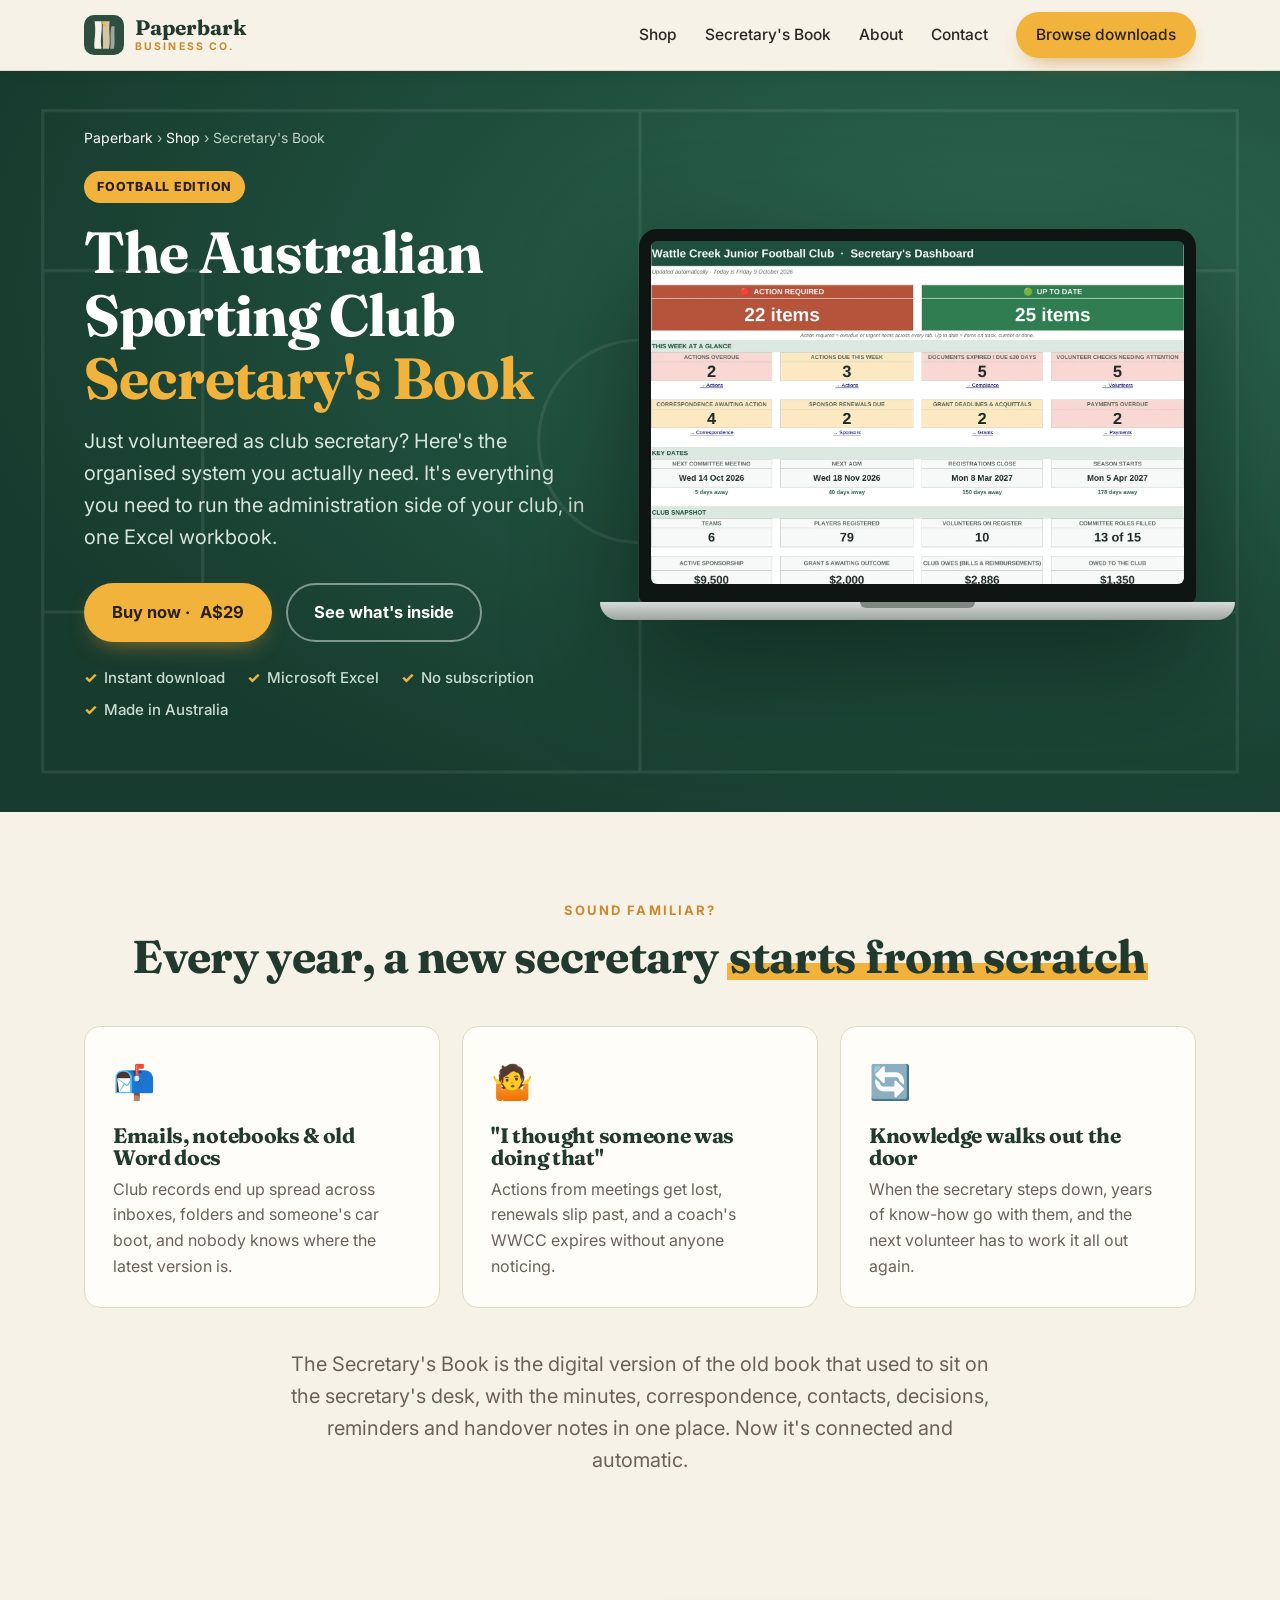
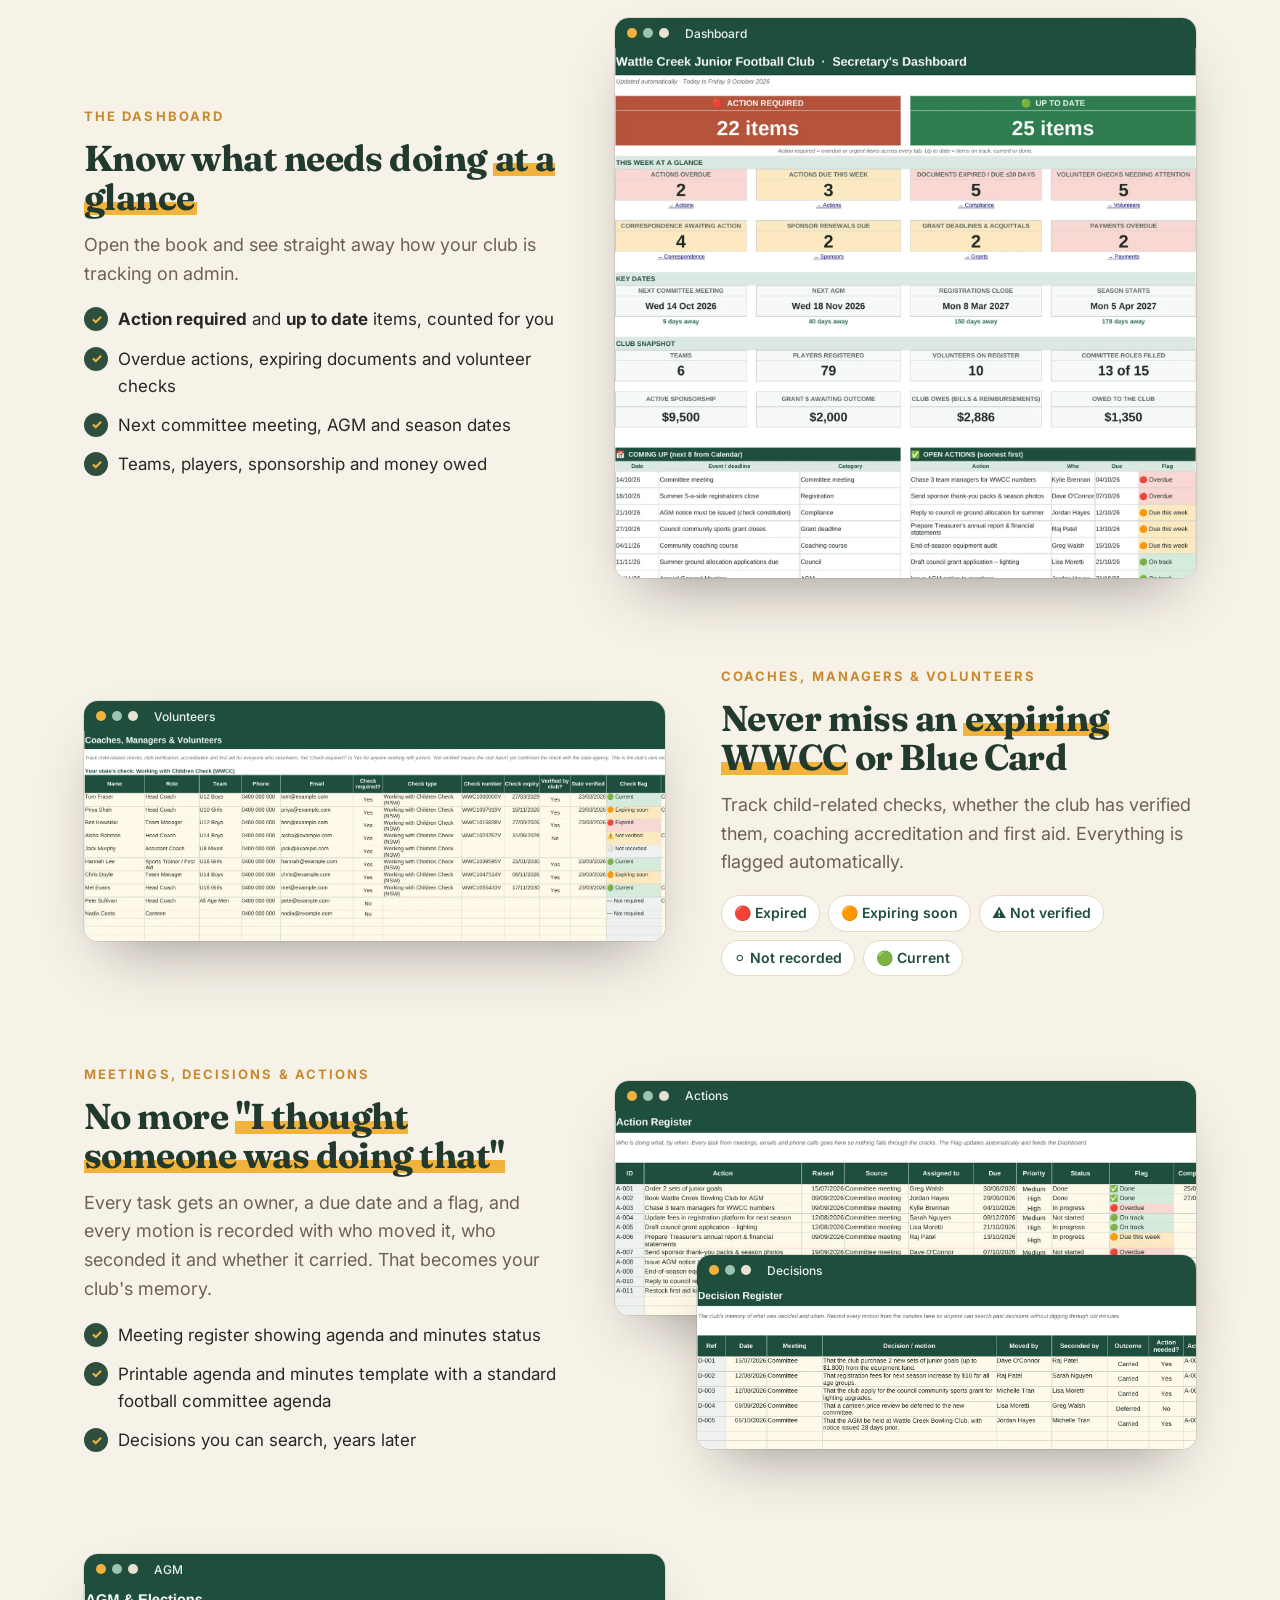
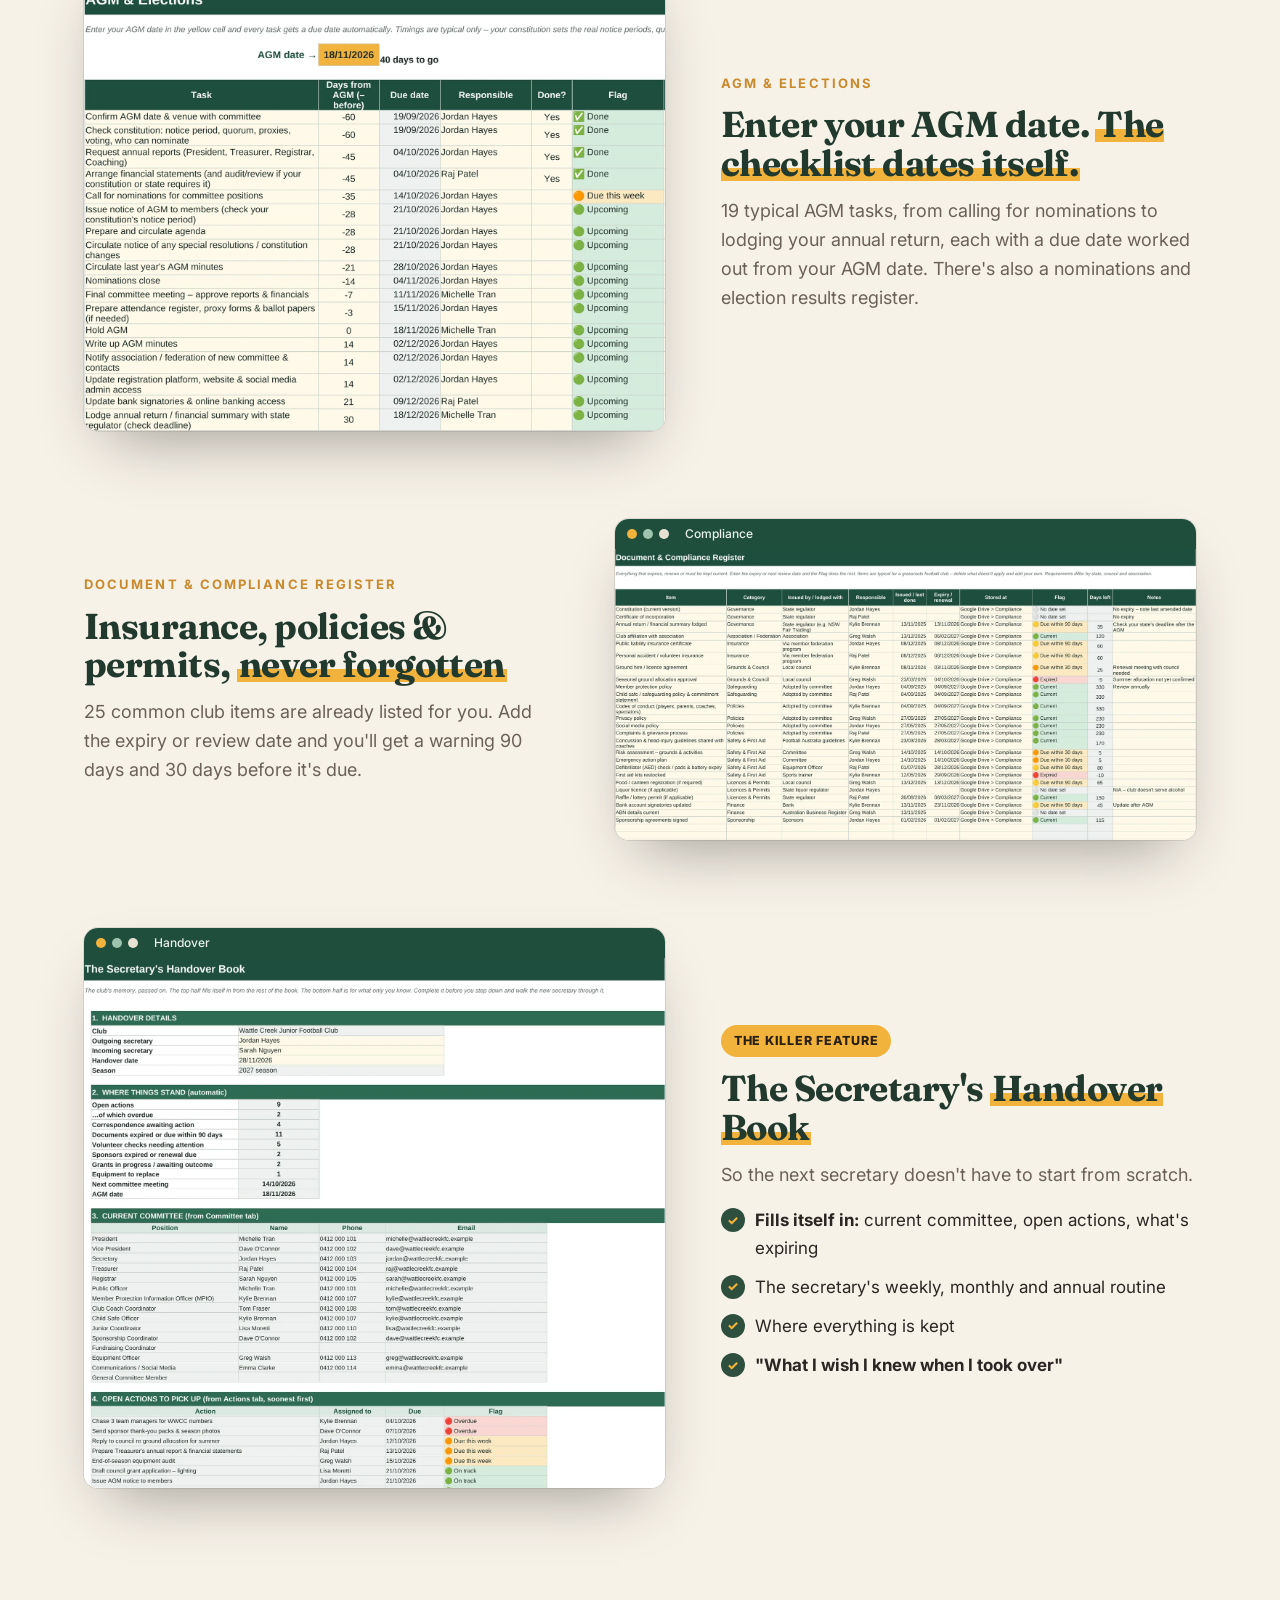
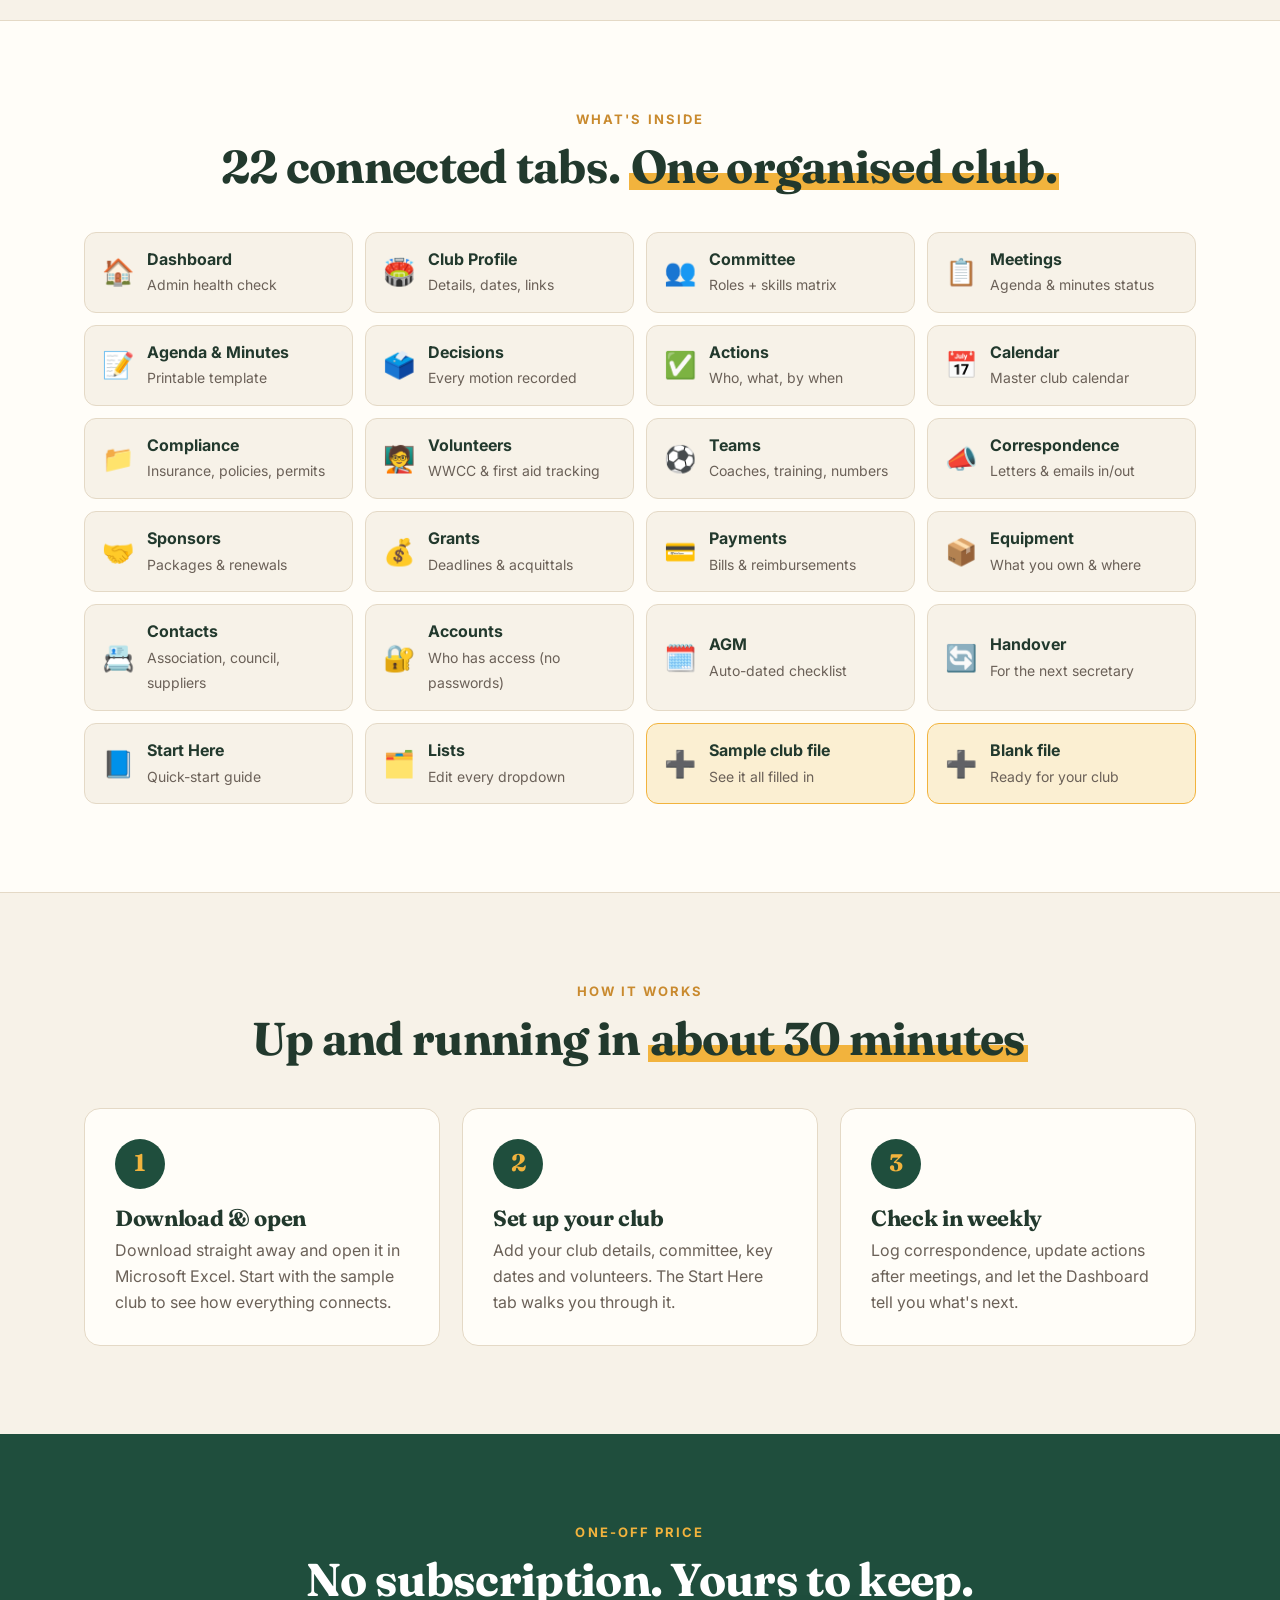
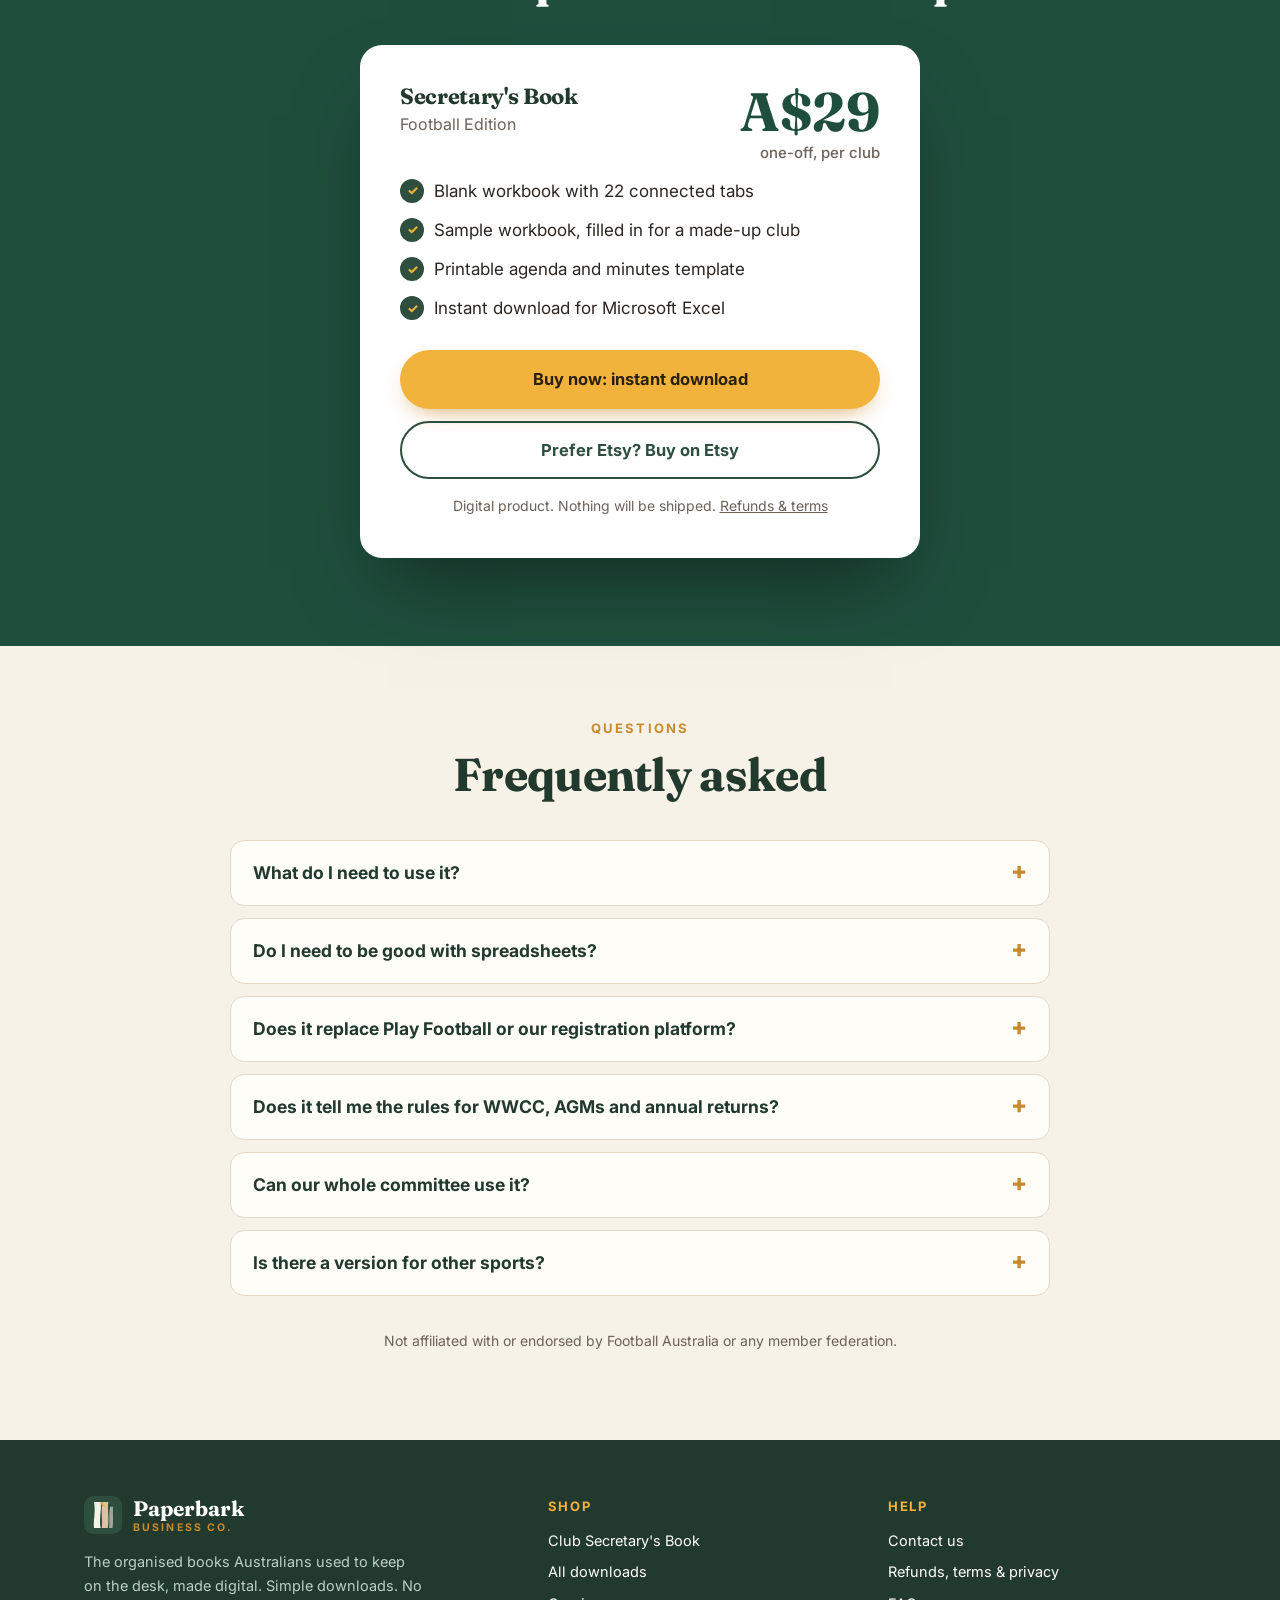
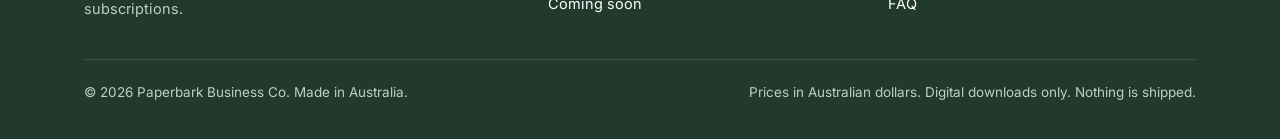
<file: secretarys-book.html>
<!doctype html>
<html lang="en-AU">
<head>
<meta charset="utf-8">
<meta name="viewport" content="width=device-width, initial-scale=1">
<title>Club Secretary's Book (Football Edition) · Paperbark Business Co</title>
<meta name="description" content="The complete Excel admin system for volunteer secretaries of grassroots Australian football clubs. Minutes, actions, WWCC tracking, compliance, AGM checklist and a Handover Book. Instant download, no subscription.">
<meta property="og:title" content="Club Secretary's Book (Football Edition) · Paperbark Business Co">
<meta property="og:description" content="The complete Excel admin system for volunteer secretaries of grassroots Australian football clubs. Minutes, actions, WWCC tracking, compliance, AGM checklist and a Handover Book. Instant download, no subscription.">
<meta property="og:image" content="./share.jpg">
<meta property="og:type" content="website">
<link rel="icon" href="data:image/svg+xml,<svg width='64' height='64' viewBox='0 0 64 64' aria-hidden='true'><rect width='64' height='64' rx='16' fill='%232F4F3E'/><path d='M17 54 C15 42 20 30 17 10 L28 10 C30 24 25 38 28 54 Z' fill='%23F7F2E8'/><path d='M30 54 C32 42 28 28 31 10 L41 10 C39 24 43 40 40 54 Z' fill='%23D8C3A5'/><path d='M42 54 C44 44 41 30 44 18 L49 18 C48 30 50 42 48 54 Z' fill='%23F7F2E8' opacity='.55'/><path d='M28 10 C29 16 32 19 37 19 C34 15 32 12 31 10 Z' fill='%23F2B33D'/></svg>">
<link rel="preconnect" href="https://fonts.googleapis.com">
<link rel="preconnect" href="https://fonts.gstatic.com" crossorigin>
<link href="https://fonts.googleapis.com/css2?family=Fraunces:opsz,wght@9..144,600;9..144,700&family=Inter:wght@400;500;600;700;800&display=swap" rel="stylesheet">
<link rel="stylesheet" href="style.css">
<script src="config.js"></script>
</head>
<body>
<header class="site-header">
  <div class="wrap">
    <a class="brand" href="index.html"><svg width="40" height="40" viewBox="0 0 64 64" aria-hidden="true">
<rect width="64" height="64" rx="16" fill="#2F4F3E"/>
<path d="M17 54 C15 42 20 30 17 10 L28 10 C30 24 25 38 28 54 Z" fill="#F7F2E8"/>
<path d="M30 54 C32 42 28 28 31 10 L41 10 C39 24 43 40 40 54 Z" fill="#D8C3A5"/>
<path d="M42 54 C44 44 41 30 44 18 L49 18 C48 30 50 42 48 54 Z" fill="#F7F2E8" opacity=".55"/>
<path d="M28 10 C29 16 32 19 37 19 C34 15 32 12 31 10 Z" fill="#F2B33D"/>
</svg><span class="name">Paperbark<small>Business Co.</small></span></a>
    <button class="menu-toggle" aria-label="Menu" aria-expanded="false">☰</button>
    <nav class="site-nav">
      <a href="index.html#shop">Shop</a>
      <a href="secretarys-book.html">Secretary's Book</a>
      <a href="index.html#about">About</a>
      <a href="contact.html" data-mail="Hello from your website">Contact</a>
      <a class="btn btn-gold btn-sm" href="index.html#shop">Browse downloads</a>
    </nav>
  </div>
</header>

<style>
.p-hero{background:radial-gradient(1100px 600px at 80% 30%,#2E6B53,#1F4E3D 55%,#173B2E);color:#fff;position:relative;overflow:hidden;padding:56px 0 90px}
.p-hero .pitch{position:absolute;inset:0;width:100%;height:100%;opacity:.08;pointer-events:none}
.p-hero .wrap{position:relative;display:grid;grid-template-columns:1fr 1.1fr;gap:48px;align-items:center}
.crumbs{font-size:14px;color:#BFD3C6;margin-bottom:22px}
.crumbs a{color:#fff;text-decoration:none}
.p-hero h1{color:#fff;font-size:clamp(36px,5vw,58px);margin:18px 0 16px}
.p-hero h1 span{color:var(--gold)}
.p-hero .lead{color:#D6E6DC;max-width:520px}
.p-hero .cta{display:flex;flex-wrap:wrap;gap:14px;margin-top:30px}
.p-hero .trust{display:flex;flex-wrap:wrap;gap:8px 22px;margin-top:24px;font-size:15px;color:#C9DCD0;font-weight:500}
.p-hero .trust span::before{content:"✓";color:var(--gold);font-weight:800;margin-right:7px}
.laptop{filter:drop-shadow(0 40px 60px rgba(0,0,0,.45))}
.laptop .screen{background:#0F1512;border-radius:18px 18px 6px 6px;padding:12px 12px 18px}
.laptop .screen div{border-radius:6px;overflow:hidden;background:#fff;aspect-ratio:16/10.3}
.laptop .base{height:18px;margin:0 -7%;background:linear-gradient(#D7DBD9,#9EA5A1);border-radius:0 0 22px 22px;position:relative}
.laptop .base::after{content:"";position:absolute;left:50%;top:0;width:18%;margin-left:-9%;height:6px;background:#7F8783;border-radius:0 0 6px 6px}
@media (max-width:900px){.p-hero .wrap{grid-template-columns:1fr}.p-hero{padding:40px 0 60px}}
.feature{display:grid;grid-template-columns:.9fr 1.1fr;gap:56px;align-items:center;padding:44px 0}
.feature.flip{grid-template-columns:1.1fr .9fr}
.feature.flip .text{order:2}
.feature h3{font-size:clamp(26px,3vw,36px);margin:12px 0 14px}
.feature p{color:var(--muted);font-size:18px}
.stack .win + .win{margin:-60px 0 0 14%;position:relative}
.chips{display:flex;flex-wrap:wrap;gap:8px;margin-top:18px}
.chip{background:#fff;border:1.5px solid var(--line);border-radius:999px;padding:6px 12px;font-size:14px;font-weight:600;color:#1F4E3D}
@media (max-width:900px){.feature,.feature.flip{grid-template-columns:1fr;gap:28px}.feature.flip .text{order:0}}
.inside{background:var(--card);border-top:1px solid var(--line);border-bottom:1px solid var(--line)}
.tgrid{display:grid;grid-template-columns:repeat(4,1fr);gap:12px;margin-top:40px;text-align:left}
.tile{background:var(--paper);border:1.5px solid var(--line);border-radius:12px;padding:14px 16px;display:flex;gap:12px;align-items:center}
.tile b{display:block;color:var(--euc-dark);font-size:16px}
.tile small{color:var(--muted);font-size:14px}
.tile .e{font-size:26px;width:34px;text-align:center;flex:none}
.tile.x{background:var(--gold-soft);border-color:var(--gold)}
@media (max-width:980px){.tgrid{grid-template-columns:repeat(2,1fr)}}
@media (max-width:520px){.tgrid{gap:8px}.tile{padding:10px;gap:8px}.tile small{display:none}.tile b{font-size:14px}.tile .e{font-size:20px;width:24px}}
.steps{display:grid;grid-template-columns:repeat(3,1fr);gap:22px;margin-top:44px;counter-reset:s;text-align:left}
.step{background:var(--card);border:1.5px solid var(--line);border-radius:var(--radius);padding:30px}
.step::before{counter-increment:s;content:counter(s);width:50px;height:50px;border-radius:50%;background:#1F4E3D;color:var(--gold);font-family:var(--serif);font-weight:700;font-size:24px;display:flex;align-items:center;justify-content:center}
.step h3{margin:18px 0 8px}
.step p{color:var(--muted)}
@media (max-width:820px){.steps{grid-template-columns:1fr}}
.pricing{background:#1F4E3D;color:#fff}
.pricing h2{color:#fff}
.price-card{max-width:560px;margin:40px auto 0;background:#fff;color:var(--ink);border-radius:22px;padding:40px;box-shadow:0 40px 80px -30px rgba(0,0,0,.5);text-align:left}
.price-card .top{display:flex;justify-content:space-between;align-items:flex-start;gap:16px}
.price-card .amt{font-family:var(--serif);font-size:54px;font-weight:700;color:#1F4E3D;line-height:1;text-align:right}
.price-card .amt small{font-family:var(--sans);font-size:15px;color:var(--muted);font-weight:500;display:block;margin-top:6px}
.price-card .btns{display:flex;flex-direction:column;gap:12px;margin-top:28px}
.price-card .fine{font-size:14px;color:var(--muted);margin-top:16px;text-align:center}
.assoc{display:grid;grid-template-columns:1.3fr .7fr;gap:40px;align-items:center;background:var(--card);border:2px solid var(--gold);border-radius:22px;padding:44px}
.assoc p{color:var(--muted);font-size:18px;margin-top:12px}
@media (max-width:820px){.assoc{grid-template-columns:1fr;padding:30px}}
</style>
<header class="p-hero">
  <svg class="pitch" viewBox="0 0 1200 700" preserveAspectRatio="xMidYMid slice" fill="none" stroke="#fff" stroke-width="3" aria-hidden="true">
    <rect x="40" y="40" width="1120" height="620"/><line x1="600" y1="40" x2="600" y2="660"/><circle cx="600" cy="350" r="95"/>
    <rect x="40" y="190" width="150" height="320"/><rect x="1010" y="190" width="150" height="320"/></svg>
  <div class="wrap">
    <div>
      <div class="crumbs"><a href="index.html">Paperbark</a> › <a href="index.html#shop">Shop</a> › Secretary's Book</div>
      <span class="pill">Football Edition</span>
      <h1>The Australian Sporting Club <span>Secretary's Book</span></h1>
      <p class="lead">Just volunteered as club secretary? Here's the organised system you actually need. It's everything you need to run the administration side of your club, in one Excel workbook.</p>
      <div class="cta">
        <a class="btn btn-gold" href="#" data-buy="secretarys-book">Buy now · <span data-price="secretarys-book">A$29</span></a>
        <a class="btn btn-ghost" href="#inside">See what's inside</a>
      </div>
      <div class="trust"><span>Instant download</span><span>Microsoft Excel</span><span>No subscription</span><span>Made in Australia</span></div>
    </div>
    <div class="laptop">
      <div class="screen"><div><img src="./dashboard-top.webp" alt="The Secretary's Dashboard showing items needing action, key dates and a club snapshot" width="1600" height="1077"></div></div>
      <div class="base"></div>
    </div>
  </div>
</header>

<section>
  <div class="wrap center">
    <div class="eyebrow">Sound familiar?</div>
    <h2 style="margin-top:12px">Every year, a new secretary <span class="hl">starts from scratch</span></h2>
    <div class="grid-3" style="margin-top:44px;text-align:left">
      <div class="card"><div style="font-size:34px">📬</div><h3 style="margin:14px 0 8px;font-size:21px">Emails, notebooks &amp; old Word docs</h3><p>Club records end up spread across inboxes, folders and someone's car boot, and nobody knows where the latest version is.</p></div>
      <div class="card"><div style="font-size:34px">🤷</div><h3 style="margin:14px 0 8px;font-size:21px">"I thought someone was doing that"</h3><p>Actions from meetings get lost, renewals slip past, and a coach's WWCC expires without anyone noticing.</p></div>
      <div class="card"><div style="font-size:34px">🔄</div><h3 style="margin:14px 0 8px;font-size:21px">Knowledge walks out the door</h3><p>When the secretary steps down, years of know-how go with them, and the next volunteer has to work it all out again.</p></div>
    </div>
    <p class="lead" style="max-width:720px;margin:40px auto 0">The Secretary's Book is the digital version of the old book that used to sit on the secretary's desk, with the minutes, correspondence, contacts, decisions, reminders and handover notes in one place. Now it's connected and automatic.</p>
  </div>
</section>

<section style="padding-top:10px">
  <div class="wrap">
    <div class="feature">
      <div class="text">
        <div class="eyebrow">The Dashboard</div>
        <h3>Know what needs doing <span class="hl">at a glance</span></h3>
        <p>Open the book and see straight away how your club is tracking on admin.</p>
        <ul class="ticks"><li><strong>Action required</strong> and <strong>up to date</strong> items, counted for you</li><li>Overdue actions, expiring documents and volunteer checks</li><li>Next committee meeting, AGM and season dates</li><li>Teams, players, sponsorship and money owed</li></ul>
      </div>
      <div class="win tall"><div class="bar"><i></i><i></i><i></i><span>Dashboard</span></div><img src="./dashboard.webp" alt="Full Dashboard with upcoming events, open actions, and items needing attention" loading="lazy" width="1600" height="2120"></div>
    </div>
    <div class="feature flip">
      <div class="text">
        <div class="eyebrow">Coaches, managers &amp; volunteers</div>
        <h3>Never miss an <span class="hl">expiring WWCC</span> or Blue Card</h3>
        <p>Track child-related checks, whether the club has verified them, coaching accreditation and first aid. Everything is flagged automatically.</p>
        <div class="chips"><span class="chip">🔴 Expired</span><span class="chip">🟠 Expiring soon</span><span class="chip">⚠️ Not verified</span><span class="chip">⚪ Not recorded</span><span class="chip">🟢 Current</span></div>
      </div>
      <div class="win"><div class="bar"><i></i><i></i><i></i><span>Volunteers</span></div><img src="./volunteers.webp" alt="Volunteer register with check expiry dates and colour-coded flags" loading="lazy" width="1600" height="577"></div>
    </div>
    <div class="feature">
      <div class="text">
        <div class="eyebrow">Meetings, decisions &amp; actions</div>
        <h3>No more <span class="hl">"I thought someone was doing that"</span></h3>
        <p>Every task gets an owner, a due date and a flag, and every motion is recorded with who moved it, who seconded it and whether it carried. That becomes your club's memory.</p>
        <ul class="ticks"><li>Meeting register showing agenda and minutes status</li><li>Printable agenda and minutes template with a standard football committee agenda</li><li>Decisions you can search, years later</li></ul>
      </div>
      <div class="stack"><div class="win"><div class="bar"><i></i><i></i><i></i><span>Actions</span></div><img src="./actions.webp" alt="Action register with owners, due dates and flags" loading="lazy" width="1600" height="563"></div><div class="win"><div class="bar"><i></i><i></i><i></i><span>Decisions</span></div><img src="./decisions.webp" alt="Decision register with motions and outcomes" loading="lazy" width="1600" height="525"></div></div>
    </div>
    <div class="feature flip">
      <div class="text">
        <div class="eyebrow">AGM &amp; elections</div>
        <h3>Enter your AGM date. <span class="hl">The checklist dates itself.</span></h3>
        <p>19 typical AGM tasks, from calling for nominations to lodging your annual return, each with a due date worked out from your AGM date. There's also a nominations and election results register.</p>
      </div>
      <div class="win"><div class="bar"><i></i><i></i><i></i><span>AGM</span></div><img src="./agm.webp" alt="AGM checklist with automatic due dates" loading="lazy" width="1600" height="1229"></div>
    </div>
    <div class="feature">
      <div class="text">
        <div class="eyebrow">Document &amp; compliance register</div>
        <h3>Insurance, policies &amp; permits, <span class="hl">never forgotten</span></h3>
        <p>25 common club items are already listed for you. Add the expiry or review date and you'll get a warning 90 days and 30 days before it's due.</p>
      </div>
      <div class="win"><div class="bar"><i></i><i></i><i></i><span>Compliance</span></div><img src="./compliance.webp" alt="Compliance register with expiry flags" loading="lazy" width="1600" height="803"></div>
    </div>
    <div class="feature flip">
      <div class="text">
        <span class="pill">The killer feature</span>
        <h3>The Secretary's <span class="hl">Handover Book</span></h3>
        <p>So the next secretary doesn't have to start from scratch.</p>
        <ul class="ticks"><li><strong>Fills itself in:</strong> current committee, open actions, what's expiring</li><li>The secretary's weekly, monthly and annual routine</li><li>Where everything is kept</li><li><strong>"What I wish I knew when I took over"</strong></li></ul>
      </div>
      <div class="win tall"><div class="bar"><i></i><i></i><i></i><span>Handover</span></div><img src="./handover.webp" alt="Handover Book with handover details, club status, committee and open actions" loading="lazy" width="1600" height="2069"></div>
    </div>
  </div>
</section>

<section class="inside" id="inside">
  <div class="wrap center">
    <div class="eyebrow">What's inside</div>
    <h2 style="margin-top:12px">22 connected tabs. <span class="hl">One organised club.</span></h2>
    <div class="tgrid"><div class="tile"><span class="e">🏠</span><div><b>Dashboard</b><small>Admin health check</small></div></div><div class="tile"><span class="e">🏟️</span><div><b>Club Profile</b><small>Details, dates, links</small></div></div><div class="tile"><span class="e">👥</span><div><b>Committee</b><small>Roles + skills matrix</small></div></div><div class="tile"><span class="e">📋</span><div><b>Meetings</b><small>Agenda & minutes status</small></div></div><div class="tile"><span class="e">📝</span><div><b>Agenda & Minutes</b><small>Printable template</small></div></div><div class="tile"><span class="e">🗳️</span><div><b>Decisions</b><small>Every motion recorded</small></div></div><div class="tile"><span class="e">✅</span><div><b>Actions</b><small>Who, what, by when</small></div></div><div class="tile"><span class="e">📅</span><div><b>Calendar</b><small>Master club calendar</small></div></div><div class="tile"><span class="e">📁</span><div><b>Compliance</b><small>Insurance, policies, permits</small></div></div><div class="tile"><span class="e">🧑‍🏫</span><div><b>Volunteers</b><small>WWCC & first aid tracking</small></div></div><div class="tile"><span class="e">⚽</span><div><b>Teams</b><small>Coaches, training, numbers</small></div></div><div class="tile"><span class="e">📣</span><div><b>Correspondence</b><small>Letters & emails in/out</small></div></div><div class="tile"><span class="e">🤝</span><div><b>Sponsors</b><small>Packages & renewals</small></div></div><div class="tile"><span class="e">💰</span><div><b>Grants</b><small>Deadlines & acquittals</small></div></div><div class="tile"><span class="e">💳</span><div><b>Payments</b><small>Bills & reimbursements</small></div></div><div class="tile"><span class="e">📦</span><div><b>Equipment</b><small>What you own & where</small></div></div><div class="tile"><span class="e">📇</span><div><b>Contacts</b><small>Association, council, suppliers</small></div></div><div class="tile"><span class="e">🔐</span><div><b>Accounts</b><small>Who has access (no passwords)</small></div></div><div class="tile"><span class="e">🗓️</span><div><b>AGM</b><small>Auto-dated checklist</small></div></div><div class="tile"><span class="e">🔄</span><div><b>Handover</b><small>For the next secretary</small></div></div><div class="tile"><span class="e">📘</span><div><b>Start Here</b><small>Quick-start guide</small></div></div><div class="tile"><span class="e">🗂️</span><div><b>Lists</b><small>Edit every dropdown</small></div></div><div class="tile x"><span class="e">➕</span><div><b>Sample club file</b><small>See it all filled in</small></div></div><div class="tile x"><span class="e">➕</span><div><b>Blank file</b><small>Ready for your club</small></div></div></div>
  </div>
</section>

<section>
  <div class="wrap center">
    <div class="eyebrow">How it works</div>
    <h2 style="margin-top:12px">Up and running in <span class="hl">about 30 minutes</span></h2>
    <div class="steps">
      <div class="step"><h3>Download &amp; open</h3><p>Download straight away and open it in Microsoft Excel. Start with the sample club to see how everything connects.</p></div>
      <div class="step"><h3>Set up your club</h3><p>Add your club details, committee, key dates and volunteers. The Start Here tab walks you through it.</p></div>
      <div class="step"><h3>Check in weekly</h3><p>Log correspondence, update actions after meetings, and let the Dashboard tell you what's next.</p></div>
    </div>
  </div>
</section>

<section class="pricing" id="buy">
  <div class="wrap center">
    <div class="eyebrow" style="color:var(--gold)">One-off price</div>
    <h2 style="margin-top:12px">No subscription. Yours to keep.</h2>
    <div class="price-card">
      <div class="top">
        <div><h3>Secretary's Book</h3><div style="color:var(--muted);margin-top:4px">Football Edition</div></div>
        <div class="amt"><span data-price="secretarys-book">A$29</span><small>one-off, per club</small></div>
      </div>
      <ul class="ticks"><li>Blank workbook with 22 connected tabs</li><li>Sample workbook, filled in for a made-up club</li><li>Printable agenda and minutes template</li><li>Instant download for Microsoft Excel</li></ul>
      <div class="btns">
        <a class="btn btn-gold" href="#" data-buy="secretarys-book">Buy now: instant download</a>
        <a class="btn btn-outline" href="#" data-etsy="secretarys-book">Prefer Etsy? Buy on Etsy</a>
      </div>
      <p class="fine">Digital product. Nothing will be shipped. <a href="policies.html">Refunds &amp; terms</a></p>
    </div>
  </div>
</section>

<section id="faq" style="padding-top:72px">
  <div class="wrap center">
    <div class="eyebrow">Questions</div>
    <h2 style="margin-top:12px">Frequently asked</h2>
    <div class="faq">
      <details><summary>What do I need to use it?</summary><p>Microsoft Excel on Windows or Mac. It's designed for Excel, so we recommend Excel for the best experience, including the colour-coded flags and dropdowns.</p></details>
      <details><summary>Do I need to be good with spreadsheets?</summary><p>No. You type in the cream cells and everything else works itself out. The formulas are protected so nothing breaks by accident, and the Start Here tab walks you through set-up.</p></details>
      <details><summary>Does it replace Play Football or our registration platform?</summary><p>No, it works alongside it. Official player registrations stay in your registration platform. The Secretary's Book is the secretary's own admin record: meetings, decisions, actions, compliance, volunteers, sponsors and handover.</p></details>
      <details><summary>Does it tell me the rules for WWCC, AGMs and annual returns?</summary><p>It gives you fields, typical checklists and reminders so nothing slips through. Rules differ by state and by your club's constitution, so always confirm the current requirements with your state agency, member federation and state regulator. It's an organising tool, not legal advice.</p></details>
      <details><summary>Can our whole committee use it?</summary><p>Yes. One purchase covers one club, so you can share the file with your committee. Please don't share it with other clubs.</p></details>
      <details><summary>Is there a version for other sports?</summary><p>The Football Edition comes first, and editions for other sports are on the way. <a href="#" data-notify="Secretary's Book for my sport">Get notified</a> when yours is ready.</p></details>
    </div>
    <p style="margin-top:34px;font-size:14px;color:var(--muted)">Not affiliated with or endorsed by Football Australia or any member federation.</p>
  </div>
</section>

<footer class="site-footer" id="contact">
  <div class="wrap">
    <div class="cols">
      <div>
        <a class="brand" href="index.html"><svg width="38" height="38" viewBox="0 0 64 64" aria-hidden="true">
<rect width="64" height="64" rx="16" fill="#2F4F3E"/>
<path d="M17 54 C15 42 20 30 17 10 L28 10 C30 24 25 38 28 54 Z" fill="#F7F2E8"/>
<path d="M30 54 C32 42 28 28 31 10 L41 10 C39 24 43 40 40 54 Z" fill="#D8C3A5"/>
<path d="M42 54 C44 44 41 30 44 18 L49 18 C48 30 50 42 48 54 Z" fill="#F7F2E8" opacity=".55"/>
<path d="M28 10 C29 16 32 19 37 19 C34 15 32 12 31 10 Z" fill="#F2B33D"/>
</svg><span class="name">Paperbark<small>Business Co.</small></span></a>
        <p style="margin-top:16px;max-width:340px">The organised books Australians used to keep on the desk, made digital. Simple downloads. No subscriptions.</p>
      </div>
      <div>
        <h4>Shop</h4>
        <ul><li><a href="secretarys-book.html">Club Secretary's Book</a></li><li><a href="index.html#shop">All downloads</a></li><li><a href="index.html#shop">Coming soon</a></li></ul>
      </div>
      <div>
        <h4>Help</h4>
        <ul><li><a href="contact.html" data-mail="Question from your website">Contact us</a></li><li><a href="policies.html">Refunds, terms &amp; privacy</a></li><li><a href="index.html#faq">FAQ</a></li></ul>
      </div>
    </div>
    <div class="legal"><span>© <span id="yr">2026</span> Paperbark Business Co. Made in Australia.</span><span>Prices in Australian dollars. Digital downloads only. Nothing is shipped.</span></div>
  </div>
</footer>
<style>
#notify-dialog{margin:auto;border:0;border-radius:20px;padding:0;max-width:440px;width:calc(100% - 32px);box-shadow:0 40px 80px -20px rgba(0,0,0,.5);background:#FFFDF8;color:#2B2622}
#notify-dialog::backdrop{background:rgba(34,57,45,.55)}
#notify-dialog .nd{padding:32px 30px 28px;position:relative}
#notify-dialog h3{font-family:var(--serif);font-size:26px;color:#22392D;margin:6px 0 8px;line-height:1.15}
#notify-dialog p{color:#6B6158;font-size:15.5px}
#notify-dialog label{display:block;font-weight:700;font-size:14px;margin:16px 0 6px}
#notify-dialog input[type=email],#notify-dialog input[type=text]{width:100%;font:inherit;font-size:16px;padding:12px 14px;border:1.5px solid #E4D9C6;border-radius:12px;background:#fff}
#notify-dialog input:focus{outline:3px solid #F2B33D;outline-offset:1px}
#notify-dialog .btn{width:100%;margin-top:18px}
#notify-dialog .x{position:absolute;right:14px;top:10px;background:none;border:0;font-size:28px;color:#6B6158;cursor:pointer;line-height:1}
#notify-dialog .fine{font-size:12.5px;margin-top:12px;text-align:center}
.hp{position:absolute;left:-9999px}
</style>
<dialog id="notify-dialog" aria-label="Get notified">
  <div class="nd">
    <button type="button" class="x" data-close aria-label="Close">×</button>
    <div class="eyebrow">Coming soon</div>
    <h3>Be first to know about the <span class="nd-product">new books</span></h3>
    <p>Pop in your email and we'll let you know as soon as it's ready. No spam, ever.</p>
    <form name="notify" method="POST" action="thanks.html" data-netlify="true" netlify-honeypot="bot-field">
      <input type="hidden" name="form-name" value="notify">
      <input type="hidden" name="product" value="">
      <p class="hp"><label>Don't fill this out: <input name="bot-field"></label></p>
      <label for="nd-name">First name <span style="font-weight:400;color:#6B6158">(optional)</span></label>
      <input id="nd-name" type="text" name="name" autocomplete="given-name">
      <label for="nd-email">Email</label>
      <input id="nd-email" type="email" name="email" required autocomplete="email" placeholder="you@example.com">
      <button class="btn btn-gold" type="submit">Notify me</button>
      <p class="fine">We'll only email you about Paperbark books. <a href="policies.html">Privacy</a></p>
    </form>
  </div>
</dialog>
<script src="notify.js"></script>
</body>
</html>
</file>
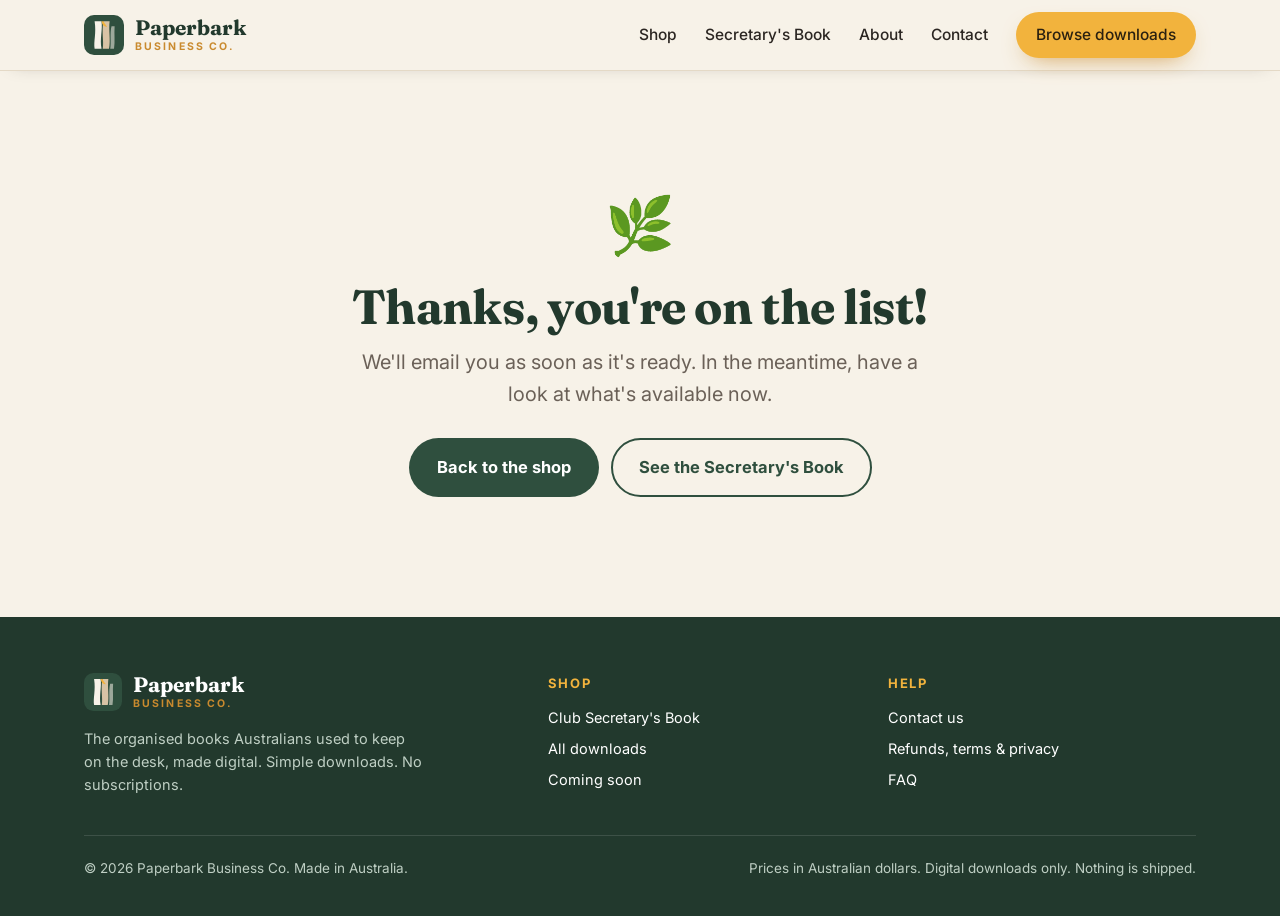
<file: thanks.html>
<!doctype html>
<html lang="en-AU">
<head>
<meta charset="utf-8">
<meta name="viewport" content="width=device-width, initial-scale=1">
<title>Thanks · Paperbark Business Co</title>
<meta name="robots" content="noindex">
<meta name="description" content="Thanks for joining the Paperbark Business Co list.">
<meta property="og:title" content="Thanks · Paperbark Business Co">
<meta property="og:description" content="Thanks for joining the Paperbark Business Co list.">
<meta property="og:image" content="./share.jpg">
<meta property="og:type" content="website">
<link rel="icon" href="data:image/svg+xml,<svg width='64' height='64' viewBox='0 0 64 64' aria-hidden='true'><rect width='64' height='64' rx='16' fill='%232F4F3E'/><path d='M17 54 C15 42 20 30 17 10 L28 10 C30 24 25 38 28 54 Z' fill='%23F7F2E8'/><path d='M30 54 C32 42 28 28 31 10 L41 10 C39 24 43 40 40 54 Z' fill='%23D8C3A5'/><path d='M42 54 C44 44 41 30 44 18 L49 18 C48 30 50 42 48 54 Z' fill='%23F7F2E8' opacity='.55'/><path d='M28 10 C29 16 32 19 37 19 C34 15 32 12 31 10 Z' fill='%23F2B33D'/></svg>">
<link rel="preconnect" href="https://fonts.googleapis.com">
<link rel="preconnect" href="https://fonts.gstatic.com" crossorigin>
<link href="https://fonts.googleapis.com/css2?family=Fraunces:opsz,wght@9..144,600;9..144,700&family=Inter:wght@400;500;600;700;800&display=swap" rel="stylesheet">
<link rel="stylesheet" href="style.css">
<script src="config.js"></script>
</head>
<body>
<header class="site-header">
  <div class="wrap">
    <a class="brand" href="index.html"><svg width="40" height="40" viewBox="0 0 64 64" aria-hidden="true">
<rect width="64" height="64" rx="16" fill="#2F4F3E"/>
<path d="M17 54 C15 42 20 30 17 10 L28 10 C30 24 25 38 28 54 Z" fill="#F7F2E8"/>
<path d="M30 54 C32 42 28 28 31 10 L41 10 C39 24 43 40 40 54 Z" fill="#D8C3A5"/>
<path d="M42 54 C44 44 41 30 44 18 L49 18 C48 30 50 42 48 54 Z" fill="#F7F2E8" opacity=".55"/>
<path d="M28 10 C29 16 32 19 37 19 C34 15 32 12 31 10 Z" fill="#F2B33D"/>
</svg><span class="name">Paperbark<small>Business Co.</small></span></a>
    <button class="menu-toggle" aria-label="Menu" aria-expanded="false">☰</button>
    <nav class="site-nav">
      <a href="index.html#shop">Shop</a>
      <a href="secretarys-book.html">Secretary's Book</a>
      <a href="index.html#about">About</a>
      <a href="contact.html" data-mail="Hello from your website">Contact</a>
      <a class="btn btn-gold btn-sm" href="index.html#shop">Browse downloads</a>
    </nav>
  </div>
</header>

<section style="padding:110px 0 120px">
  <div class="wrap center" style="max-width:640px">
    <div style="font-size:56px">🌿</div>
    <h1 style="font-size:clamp(34px,5vw,48px);margin-top:10px">Thanks, you're on the list!</h1>
    <p class="lead" style="margin-top:14px">We'll email you as soon as it's ready. In the meantime, have a look at what's available now.</p>
    <div style="display:flex;gap:12px;justify-content:center;flex-wrap:wrap;margin-top:28px">
      <a class="btn btn-euc" href="index.html#shop">Back to the shop</a>
      <a class="btn btn-outline" href="secretarys-book.html">See the Secretary's Book</a>
    </div>
  </div>
</section>

<footer class="site-footer" id="contact">
  <div class="wrap">
    <div class="cols">
      <div>
        <a class="brand" href="index.html"><svg width="38" height="38" viewBox="0 0 64 64" aria-hidden="true">
<rect width="64" height="64" rx="16" fill="#2F4F3E"/>
<path d="M17 54 C15 42 20 30 17 10 L28 10 C30 24 25 38 28 54 Z" fill="#F7F2E8"/>
<path d="M30 54 C32 42 28 28 31 10 L41 10 C39 24 43 40 40 54 Z" fill="#D8C3A5"/>
<path d="M42 54 C44 44 41 30 44 18 L49 18 C48 30 50 42 48 54 Z" fill="#F7F2E8" opacity=".55"/>
<path d="M28 10 C29 16 32 19 37 19 C34 15 32 12 31 10 Z" fill="#F2B33D"/>
</svg><span class="name">Paperbark<small>Business Co.</small></span></a>
        <p style="margin-top:16px;max-width:340px">The organised books Australians used to keep on the desk, made digital. Simple downloads. No subscriptions.</p>
      </div>
      <div>
        <h4>Shop</h4>
        <ul><li><a href="secretarys-book.html">Club Secretary's Book</a></li><li><a href="index.html#shop">All downloads</a></li><li><a href="index.html#shop">Coming soon</a></li></ul>
      </div>
      <div>
        <h4>Help</h4>
        <ul><li><a href="contact.html" data-mail="Question from your website">Contact us</a></li><li><a href="policies.html">Refunds, terms &amp; privacy</a></li><li><a href="index.html#faq">FAQ</a></li></ul>
      </div>
    </div>
    <div class="legal"><span>© <span id="yr">2026</span> Paperbark Business Co. Made in Australia.</span><span>Prices in Australian dollars. Digital downloads only. Nothing is shipped.</span></div>
  </div>
</footer>
</body>
</html>
</file>
<file: style.css>
/* Paperbark Business Co — shared styles */
:root{
  --ink:#2B2622; --muted:#6B6158; --paper:#F7F2E8; --paper-2:#EFE5D3; --card:#FFFDF8; --line:#E4D9C6;
  --tan:#D8C3A5; --euc:#2F4F3E; --euc-2:#4F7461; --euc-dark:#22392D; --ochre:#C98A2E; --gold:#F2B33D; --gold-soft:#FBEFD2;
  --radius:16px; --shadow:0 28px 60px -24px rgba(43,38,34,.45);
  --serif:"Fraunces",Georgia,"Times New Roman",serif;
  --sans:Inter,system-ui,-apple-system,"Segoe UI",Roboto,Arial,sans-serif;
}
*{box-sizing:border-box;margin:0;padding:0}
html{scroll-behavior:smooth}
body{font-family:var(--sans);background:var(--paper);color:var(--ink);line-height:1.6;-webkit-font-smoothing:antialiased}
img{max-width:100%;height:auto;display:block}
a{color:inherit}
.wrap{max-width:1160px;margin:0 auto;padding:0 24px}
h1,h2,h3{font-family:var(--serif);font-weight:700;line-height:1.08;letter-spacing:-.015em;color:var(--euc-dark)}
h2{font-size:clamp(30px,4vw,46px)}
h3{font-size:22px}
.eyebrow{font-size:13px;font-weight:700;letter-spacing:.16em;text-transform:uppercase;color:var(--ochre)}
.lead{font-size:clamp(17px,2vw,20px);color:var(--muted)}
.hl{background:linear-gradient(transparent 62%,var(--gold) 62%,var(--gold) 92%,transparent 92%);padding:0 .05em}
section{padding:88px 0}
.center{text-align:center}
:focus-visible{outline:3px solid var(--ochre);outline-offset:3px}

/* buttons */
.btn{display:inline-flex;align-items:center;justify-content:center;gap:10px;font-weight:700;font-size:16.5px;text-decoration:none;border-radius:999px;padding:14px 26px;transition:transform .15s,background .15s,border-color .15s;border:2px solid transparent;cursor:pointer}
.btn:hover{transform:translateY(-1px)}
.btn-gold{background:var(--gold);color:#2A2010;box-shadow:0 10px 24px -12px rgba(201,138,46,.9)}
.btn-gold:hover{background:#F5BF55}
.btn-euc{background:var(--euc);color:#fff}
.btn-euc:hover{background:var(--euc-2)}
.btn-outline{border-color:var(--euc);color:var(--euc)}
.btn-outline:hover{background:var(--euc);color:#fff}
.btn-ghost{border-color:rgba(255,255,255,.45);color:#fff}
.btn-ghost:hover{border-color:#fff}
.btn-sm{padding:9px 18px;font-size:15px}

/* header */
.site-header{position:sticky;top:0;z-index:30;background:var(--paper);border-bottom:1px solid var(--line);box-shadow:0 6px 18px -14px rgba(43,38,34,.35)}
[id]{scroll-margin-top:84px}
.site-header .wrap{display:flex;align-items:center;justify-content:space-between;height:70px;gap:16px}
.brand{display:flex;align-items:center;gap:11px;text-decoration:none}
.brand .name{font-family:var(--serif);font-weight:700;font-size:21px;color:var(--euc-dark);line-height:1}
.brand .name small{display:block;font-family:var(--sans);font-size:10.5px;letter-spacing:.2em;text-transform:uppercase;color:var(--ochre);font-weight:700;margin-top:4px}
.site-nav{display:flex;align-items:center;gap:28px}
.site-nav a{text-decoration:none;font-weight:500;font-size:15.5px;color:var(--ink)}
.site-nav a:hover{color:var(--euc-2)}
.site-nav a.btn{color:#2A2010}
.menu-toggle{display:none;background:none;border:0;font-size:26px;color:var(--euc-dark);cursor:pointer;padding:6px}
@media (max-width:820px){
  .menu-toggle{display:block}
  .site-nav{display:none;position:absolute;left:0;right:0;top:70px;background:var(--paper);flex-direction:column;align-items:stretch;gap:0;border-bottom:1px solid var(--line);padding:8px 24px 18px}
  .site-nav.open{display:flex}
  .site-nav a{padding:12px 0;border-bottom:1px solid var(--line)}
  .site-nav a.btn{margin-top:12px;border-bottom:0}
}

/* cards & grids */
.card{background:var(--card);border:1.5px solid var(--line);border-radius:var(--radius);padding:28px}
.card p{color:var(--muted)}
.grid-3{display:grid;grid-template-columns:repeat(3,1fr);gap:22px}
@media (max-width:860px){.grid-3{grid-template-columns:1fr}}
ul.ticks{list-style:none;margin-top:18px}
ul.ticks li{position:relative;padding-left:34px;margin:0 0 12px;font-size:17px}
ul.ticks li::before{content:"✓";position:absolute;left:0;top:1px;width:24px;height:24px;border-radius:50%;background:var(--euc);color:var(--gold);font-weight:800;font-size:13px;display:flex;align-items:center;justify-content:center}
.pill{display:inline-block;background:var(--gold);color:#2A2010;font-weight:800;font-size:12.5px;letter-spacing:.06em;padding:6px 13px;border-radius:999px;text-transform:uppercase}
.pill.soon{background:var(--paper-2);color:var(--muted)}
.pill.next{background:var(--euc);color:#fff}

/* window frame for screenshots */
.win{background:#fff;border-radius:14px;overflow:hidden;box-shadow:var(--shadow),0 0 0 1px rgba(43,38,34,.1)}
.win .bar{height:30px;background:#1F4E3D;display:flex;align-items:center;gap:6px;padding:0 12px}
.win .bar i{width:10px;height:10px;border-radius:50%;background:var(--gold)}
.win .bar i:nth-child(2){background:#9DC4AE}.win .bar i:nth-child(3){background:#E7E2D3}
.win .bar span{margin-left:10px;color:#E9F1EC;font-size:12px;font-weight:500;white-space:nowrap;overflow:hidden;text-overflow:ellipsis}
.win img{width:100%}
.win.tall{max-height:560px}

/* signup band */
.signup{background:var(--euc);color:#fff;border-radius:24px;padding:52px;display:grid;grid-template-columns:1.3fr .7fr;gap:32px;align-items:center;position:relative;overflow:hidden}
.signup h2{color:#fff}
.signup p{color:#D3E2D8;font-size:18px;margin-top:10px}
.signup .act{text-align:center}
@media (max-width:820px){.signup{grid-template-columns:1fr;padding:34px}}

/* faq */
details{background:var(--card);border:1.5px solid var(--line);border-radius:14px;padding:18px 22px;margin-bottom:12px}
summary{font-weight:700;font-size:17.5px;color:var(--euc-dark);cursor:pointer;list-style:none;display:flex;justify-content:space-between;gap:16px}
summary::-webkit-details-marker{display:none}
summary::after{content:"+";font-size:24px;line-height:1;color:var(--ochre);font-weight:800}
details[open] summary::after{content:"–"}
details p{color:var(--muted);margin-top:10px}
.faq{max-width:820px;margin:40px auto 0;text-align:left}

/* footer */
.site-footer{background:var(--euc-dark);color:#BFCFC4;padding:56px 0 36px;font-size:14.5px}
.site-footer .cols{display:grid;grid-template-columns:1.4fr 1fr 1fr;gap:32px}
.site-footer h4{font-family:var(--sans);font-size:13px;letter-spacing:.14em;text-transform:uppercase;color:var(--gold);margin-bottom:12px}
.site-footer a{color:#fff;text-decoration:none}
.site-footer a:hover{text-decoration:underline}
.site-footer ul{list-style:none}
.site-footer li{margin-bottom:8px}
.site-footer .brand .name{color:#fff}
.site-footer .legal{border-top:1px solid rgba(255,255,255,.12);margin-top:36px;padding-top:22px;display:flex;flex-wrap:wrap;justify-content:space-between;gap:12px;font-size:13.5px}
@media (max-width:760px){.site-footer .cols{grid-template-columns:1fr}}

/* prose (policies) */
.prose{max-width:760px;margin:0 auto}
.prose h1{font-size:clamp(34px,5vw,48px);margin-bottom:10px}
.prose h2{font-size:26px;margin:38px 0 10px}
.prose p,.prose li{color:#463E37;font-size:17px;margin-bottom:12px}
.prose ul{padding-left:22px}
.note{background:var(--gold-soft);border:1.5px solid var(--gold);border-radius:12px;padding:14px 18px;font-size:15px;color:#5A4520;margin:20px 0}
</file>
